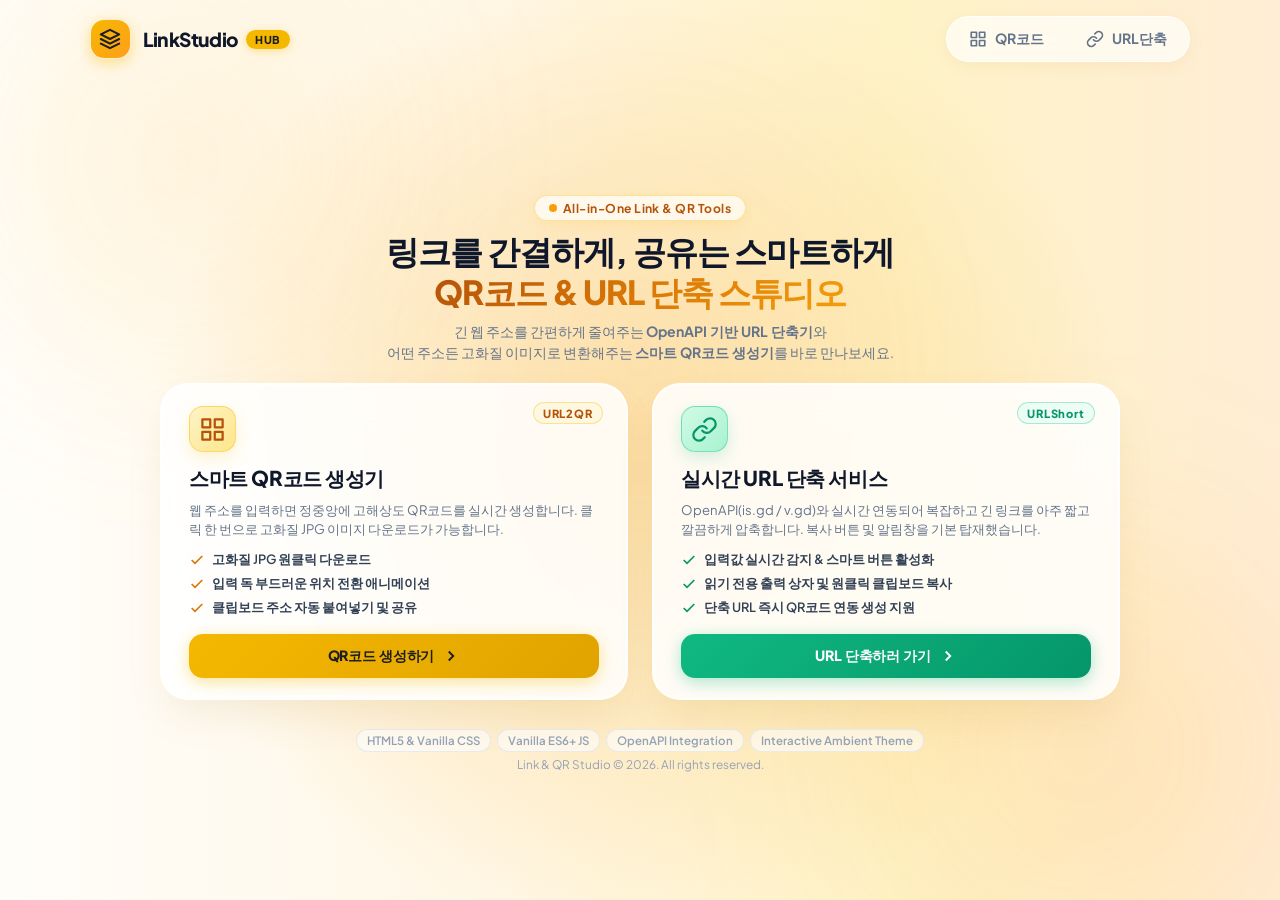
<file: index.html>
<!DOCTYPE html>
<html lang="ko">
<head>
  <meta charset="UTF-8">
  <meta name="viewport" content="width=device-width, initial-scale=1.0">
  <title>Link & QR Studio - QR코드 생성 및 URL 단축 통합 서비스</title>
  <meta name="description" content="고해상도 QR코드 생성과 스마트한 실시간 URL 단축을 한곳에서 경험하세요. 스마트 링크 올인원 웹 스튜디오.">
  <link rel="preconnect" href="https://fonts.googleapis.com">
  <link rel="preconnect" href="https://fonts.gstatic.com" crossorigin>
  <link href="https://fonts.googleapis.com/css2?family=Plus+Jakarta+Sans:wght@400;500;600;700;800&family=Pretendard:wght@400;500;600;700;800&display=swap" rel="stylesheet">
  <link rel="stylesheet" href="style.css">
</head>
<body>
  <!-- 배경 앰비언트 글로우 장식 -->
  <div class="ambient-glow glow-1"></div>
  <div class="ambient-glow glow-2"></div>
  <div class="ambient-glow glow-3"></div>

  <!-- 상단 네비게이션 헤더 -->
  <header class="app-header">
    <div class="header-inner">
      <a href="index.html" class="logo-link" title="메인 허브 홈">
        <div class="logo-icon-badge">
          <svg width="22" height="22" viewBox="0 0 24 24" fill="none" stroke="currentColor" stroke-width="2.3" stroke-linecap="round" stroke-linejoin="round">
            <polygon points="12 2 2 7 12 12 22 7 12 2"></polygon>
            <polyline points="2 17 12 22 22 17"></polyline>
            <polyline points="2 12 12 17 22 12"></polyline>
          </svg>
        </div>
        <span class="logo-text">LinkStudio <span class="logo-badge">HUB</span></span>
      </a>

      <!-- 1번 & 2번 요구사항: 'QR코드' 버튼과 'URL단축' 버튼 -->
      <nav class="nav-button-group" aria-label="메인 기능 바로가기">
        <a href="url2qr/index.html" class="nav-tab-btn" id="nav-btn-qr" title="QR코드 생성기로 이동">
          <svg width="18" height="18" viewBox="0 0 24 24" fill="none" stroke="currentColor" stroke-width="2.2" stroke-linecap="round" stroke-linejoin="round">
            <rect x="3" y="3" width="7" height="7"></rect>
            <rect x="14" y="3" width="7" height="7"></rect>
            <rect x="14" y="14" width="7" height="7"></rect>
            <rect x="3" y="14" width="7" height="7"></rect>
          </svg>
          <span>QR코드</span>
        </a>
        <a href="urlShort/index.html" class="nav-tab-btn" id="nav-btn-short" title="URL단축 서비스로 이동">
          <svg width="18" height="18" viewBox="0 0 24 24" fill="none" stroke="currentColor" stroke-width="2.2" stroke-linecap="round" stroke-linejoin="round">
            <path d="M10 13a5 5 0 0 0 7.54.54l3-3a5 5 0 0 0-7.07-7.07l-1.72 1.71"></path>
            <path d="M14 11a5 5 0 0 0-7.54-.54l-3 3a5 5 0 0 0 7.07 7.07l1.71-1.71"></path>
          </svg>
          <span>URL단축</span>
        </a>
      </nav>
    </div>
  </header>

  <!-- 메인 뷰포트 컨테이너 -->
  <main class="main-container">
    <div class="hub-hero">
      
      <!-- 인트로 타이틀 -->
      <div class="hero-header">
        <div class="pill-tag">
          <span class="pill-pulse"></span>
          <span>All-in-One Link & QR Tools</span>
        </div>
        <h1 class="hero-title">
          링크를 간결하게, 공유는 스마트하게<br>
          <span class="highlight-text">QR코드 & URL 단축 스튜디오</span>
        </h1>
        <p class="hero-desc">
          긴 웹 주소를 간편하게 줄여주는 <strong>OpenAPI 기반 URL 단축기</strong>와<br>
          어떤 주소든 고화질 이미지로 변환해주는 <strong>스마트 QR코드 생성기</strong>를 바로 만나보세요.
        </p>
      </div>

      <!-- 메인 서비스 선택 카드 그리드 (1번, 2번, 3번 연결) -->
      <div class="feature-grid">

        <!-- 카드 1: QR코드 생성기 -->
        <article class="feature-card qr-feature">
          <div class="card-badge">URL2QR</div>
          <div class="card-icon-box">
            <svg width="34" height="34" viewBox="0 0 24 24" fill="none" stroke="currentColor" stroke-width="2" stroke-linecap="round" stroke-linejoin="round">
              <rect x="3" y="3" width="7" height="7"></rect>
              <rect x="14" y="3" width="7" height="7"></rect>
              <rect x="14" y="14" width="7" height="7"></rect>
              <rect x="3" y="14" width="7" height="7"></rect>
            </svg>
          </div>
          <h2 class="card-title">스마트 QR코드 생성기</h2>
          <p class="card-desc">
            웹 주소를 입력하면 정중앙에 고해상도 QR코드를 실시간 생성합니다. 클릭 한 번으로 고화질 JPG 이미지 다운로드가 가능합니다.
          </p>
          <ul class="card-feature-list">
            <li>
              <svg width="16" height="16" viewBox="0 0 24 24" fill="none" stroke="currentColor" stroke-width="2.5"><polyline points="20 6 9 17 4 12"></polyline></svg>
              <span>고화질 JPG 원클릭 다운로드</span>
            </li>
            <li>
              <svg width="16" height="16" viewBox="0 0 24 24" fill="none" stroke="currentColor" stroke-width="2.5"><polyline points="20 6 9 17 4 12"></polyline></svg>
              <span>입력 독 부드러운 위치 전환 애니메이션</span>
            </li>
            <li>
              <svg width="16" height="16" viewBox="0 0 24 24" fill="none" stroke="currentColor" stroke-width="2.5"><polyline points="20 6 9 17 4 12"></polyline></svg>
              <span>클립보드 주소 자동 붙여넣기 및 공유</span>
            </li>
          </ul>
          <a href="url2qr/index.html" class="feature-action-btn primary-gold" id="btn-goto-qr">
            <span>QR코드 생성하기</span>
            <svg width="18" height="18" viewBox="0 0 24 24" fill="none" stroke="currentColor" stroke-width="2.5"><polyline points="9 18 15 12 9 6"></polyline></svg>
          </a>
        </article>

        <!-- 카드 2: URL 단축기 -->
        <article class="feature-card short-feature">
          <div class="card-badge green-badge">URLShort</div>
          <div class="card-icon-box green-icon">
            <svg width="34" height="34" viewBox="0 0 24 24" fill="none" stroke="currentColor" stroke-width="2" stroke-linecap="round" stroke-linejoin="round">
              <path d="M10 13a5 5 0 0 0 7.54.54l3-3a5 5 0 0 0-7.07-7.07l-1.72 1.71"></path>
              <path d="M14 11a5 5 0 0 0-7.54-.54l-3 3a5 5 0 0 0 7.07 7.07l1.71-1.71"></path>
            </svg>
          </div>
          <h2 class="card-title">실시간 URL 단축 서비스</h2>
          <p class="card-desc">
            OpenAPI(is.gd / v.gd)와 실시간 연동되어 복잡하고 긴 링크를 아주 짧고 깔끔하게 압축합니다. 복사 버튼 및 알림창을 기본 탑재했습니다.
          </p>
          <ul class="card-feature-list">
            <li>
              <svg width="16" height="16" viewBox="0 0 24 24" fill="none" stroke="currentColor" stroke-width="2.5"><polyline points="20 6 9 17 4 12"></polyline></svg>
              <span>입력값 실시간 감지 & 스마트 버튼 활성화</span>
            </li>
            <li>
              <svg width="16" height="16" viewBox="0 0 24 24" fill="none" stroke="currentColor" stroke-width="2.5"><polyline points="20 6 9 17 4 12"></polyline></svg>
              <span>읽기 전용 출력 상자 및 원클릭 클립보드 복사</span>
            </li>
            <li>
              <svg width="16" height="16" viewBox="0 0 24 24" fill="none" stroke="currentColor" stroke-width="2.5"><polyline points="20 6 9 17 4 12"></polyline></svg>
              <span>단축 URL 즉시 QR코드 연동 생성 지원</span>
            </li>
          </ul>
          <a href="urlShort/index.html" class="feature-action-btn primary-green" id="btn-goto-short">
            <span>URL 단축하러 가기</span>
            <svg width="18" height="18" viewBox="0 0 24 24" fill="none" stroke="currentColor" stroke-width="2.5"><polyline points="9 18 15 12 9 6"></polyline></svg>
          </a>
        </article>

      </div>

      <!-- 하단 기술 정보 뱃지 바 -->
      <footer class="hub-footer">
        <div class="tech-tag-group">
          <span class="tech-tag">HTML5 & Vanilla CSS</span>
          <span class="tech-tag">Vanilla ES6+ JS</span>
          <span class="tech-tag">OpenAPI Integration</span>
          <span class="tech-tag">Interactive Ambient Theme</span>
        </div>
        <p class="copyright">Link & QR Studio &copy; 2026. All rights reserved.</p>
      </footer>

    </div>
  </main>

  <script>
    // 마우스 반응형 다이내믹 그라데이션 일관성 적용
    let targetX = window.innerWidth / 2;
    let targetY = window.innerHeight / 2;
    let currentX = targetX;
    let currentY = targetY;

    window.addEventListener('mousemove', (e) => {
      targetX = e.clientX;
      targetY = e.clientY;
    });

    function updateGradient() {
      currentX += (targetX - currentX) * 0.08;
      currentY += (targetY - currentY) * 0.08;
      const width = window.innerWidth || 1920;
      const height = window.innerHeight || 1080;
      const normX = Math.max(0, Math.min(1, currentX / width));
      const normY = Math.max(0, Math.min(1, currentY / height));

      const centerX = width / 2;
      const centerY = height / 2;
      const rad = Math.atan2(currentY - centerY, currentX - centerX);
      let deg = Math.round(rad * (180 / Math.PI)) + 90;
      if (deg < 0) deg += 360;

      const hue1 = Math.round(36 + (normX * 18 - 9) + (normY * 10));
      const hue2 = Math.round(20 + (normY * 20) + (normX * 12));

      const rootStyle = document.documentElement.style;
      rootStyle.setProperty('--mouse-x', `${currentX.toFixed(1)}px`);
      rootStyle.setProperty('--mouse-y', `${currentY.toFixed(1)}px`);
      rootStyle.setProperty('--mouse-deg', `${deg}deg`);
      rootStyle.setProperty('--dynamic-accent-1', `hsla(${hue1}, 96%, 74%, 0.45)`);
      rootStyle.setProperty('--dynamic-accent-2', `hsla(${hue2}, 92%, 82%, 0.4)`);

      requestAnimationFrame(updateGradient);
    }
    requestAnimationFrame(updateGradient);
  </script>
</body>
</html>
</file>
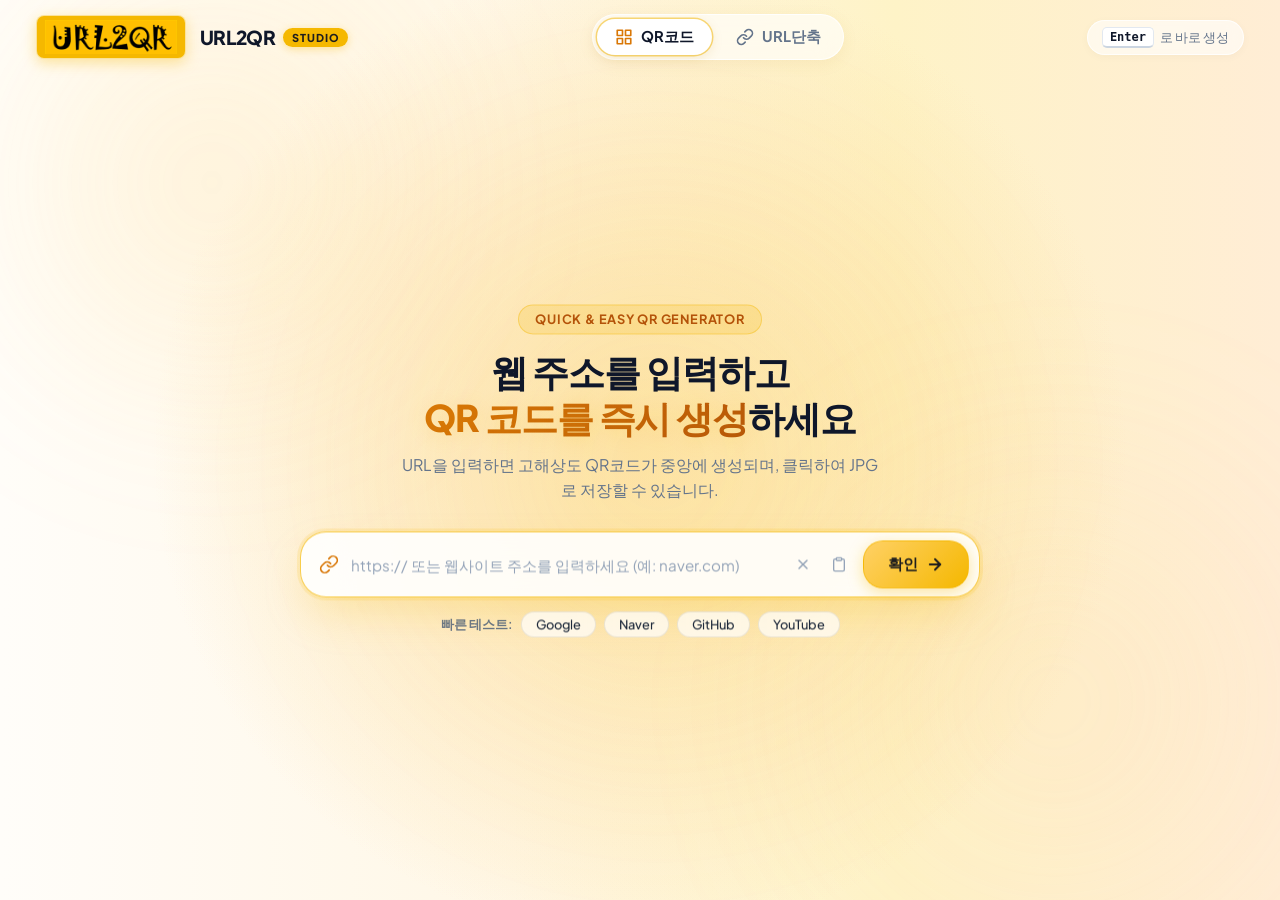
<file: url2qr/index.html>
<!DOCTYPE html>
<html lang="ko">
<head>
  <meta charset="UTF-8">
  <meta name="viewport" content="width=device-width, initial-scale=1.0">
  <title>URL2QR - 스마트 QR 코드 생성기</title>
  <meta name="description" content="URL을 입력하여 언제 어디서나 고화질 QR코드를 손쉽게 생성하고 JPG로 바로 다운로드하세요.">
  <link rel="preconnect" href="https://fonts.googleapis.com">
  <link rel="preconnect" href="https://fonts.gstatic.com" crossorigin>
  <link href="https://fonts.googleapis.com/css2?family=Plus+Jakarta+Sans:wght@400;500;600;700;800&family=Pretendard:wght@400;500;600;700;800&display=swap" rel="stylesheet">
  <link rel="stylesheet" href="style.css">
</head>
<body>
  <!-- 배경 앰비언트 글로우 장식 -->
  <div class="ambient-glow glow-1"></div>
  <div class="ambient-glow glow-2"></div>
  <div class="ambient-glow glow-3"></div>

  <!-- 상단 네비게이션 헤더 -->
  <header class="app-header">
    <div class="header-inner">
      <a href="../index.html" class="logo-link" id="logo-btn" title="메인 홈으로 이동">
        <img src="img/logo.png" alt="URL2QR 로고" class="logo-image" id="logo-img">
        <span class="logo-text">URL2QR <span class="logo-badge">STUDIO</span></span>
      </a>

      <!-- 글로벌 서비스 전환 네비게이션 탭 -->
      <nav class="nav-button-group" aria-label="서비스 전환 메뉴">
        <a href="index.html" class="nav-tab-btn active" id="nav-btn-qr" title="현재 서비스: QR코드 생성">
          <svg width="18" height="18" viewBox="0 0 24 24" fill="none" stroke="currentColor" stroke-width="2.2" stroke-linecap="round" stroke-linejoin="round">
            <rect x="3" y="3" width="7" height="7"></rect>
            <rect x="14" y="3" width="7" height="7"></rect>
            <rect x="14" y="14" width="7" height="7"></rect>
            <rect x="3" y="14" width="7" height="7"></rect>
          </svg>
          <span>QR코드</span>
        </a>
        <a href="../urlShort/index.html" class="nav-tab-btn" id="nav-btn-short" title="URL단축 서비스로 이동">
          <svg width="18" height="18" viewBox="0 0 24 24" fill="none" stroke="currentColor" stroke-width="2.2" stroke-linecap="round" stroke-linejoin="round">
            <path d="M10 13a5 5 0 0 0 7.54.54l3-3a5 5 0 0 0-7.07-7.07l-1.72 1.71"></path>
            <path d="M14 11a5 5 0 0 0-7.54-.54l-3 3a5 5 0 0 0 7.07 7.07l1.71-1.71"></path>
          </svg>
          <span>URL단축</span>
        </a>
      </nav>

      <div class="header-right">
        <span class="shortcut-tip"><kbd>Enter</kbd> 로 바로 생성</span>
      </div>
    </div>
  </header>

  <!-- 메인 인터랙션 뷰포트 -->
  <main class="main-container">
    <!-- QR 코드 결과 영역 (URL 생성 전에는 숨김, 생성 후 정중앙에 배치) -->
    <section class="qr-result-section" id="qr-result-section" aria-live="polite">
      <div class="qr-card-wrapper">
        <div class="qr-notice-badge">
          <svg width="16" height="16" viewBox="0 0 24 24" fill="none" stroke="currentColor" stroke-width="2.2" stroke-linecap="round" stroke-linejoin="round">
            <circle cx="12" cy="12" r="10"></circle>
            <line x1="12" y1="16" x2="12" y2="12"></line>
            <line x1="12" y1="8" x2="12.01" y2="8"></line>
          </svg>
          <span>QR코드를 클릭하면 <strong>JPG 파일</strong>로 다운로드됩니다</span>
        </div>

        <!-- 클릭 가능한 QR 코드 카드 -->
        <div class="qr-card" id="qr-card" role="button" tabindex="0" title="클릭하여 고화질 JPG 다운로드">
          <div class="qr-card-inner">
            <!-- QR 코드가 렌더링될 실제 컨테이너 -->
            <div class="qr-canvas-box" id="qrcode-box"></div>

            <!-- 호버 시 나타나는 다운로드 오버레이 -->
            <div class="qr-hover-overlay">
              <div class="download-icon-circle">
                <svg width="28" height="28" viewBox="0 0 24 24" fill="none" stroke="currentColor" stroke-width="2.5" stroke-linecap="round" stroke-linejoin="round">
                  <path d="M21 15v4a2 2 0 0 1-2 2H5a2 2 0 0 1-2-2v-4"></path>
                  <polyline points="7 10 12 15 17 10"></polyline>
                  <line x1="12" y1="15" x2="12" y2="3"></line>
                </svg>
              </div>
              <span class="overlay-text">JPG 다운로드</span>
              <span class="overlay-subtext">Click to Save</span>
            </div>
          </div>

          <!-- 카드 하단 정보 바 -->
          <div class="qr-meta-bar">
            <div class="qr-url-preview" id="qr-url-text" title="생성된 URL">https://...</div>
          </div>
        </div>

        <!-- 액션 버튼 툴바 (보조 기능) -->
        <div class="qr-actions-toolbar">
          <button type="button" class="action-btn primary-action" id="btn-download-jpg" title="JPG 파일 다운로드">
            <svg width="18" height="18" viewBox="0 0 24 24" fill="none" stroke="currentColor" stroke-width="2.2" stroke-linecap="round" stroke-linejoin="round">
              <path d="M21 15v4a2 2 0 0 1-2 2H5a2 2 0 0 1-2-2v-4"></path>
              <polyline points="7 10 12 15 17 10"></polyline>
              <line x1="12" y1="15" x2="12" y2="3"></line>
            </svg>
            <span>JPG 저장하기</span>
          </button>
          <button type="button" class="action-btn" id="btn-copy-link" title="URL 클립보드 복사">
            <svg width="18" height="18" viewBox="0 0 24 24" fill="none" stroke="currentColor" stroke-width="2" stroke-linecap="round" stroke-linejoin="round">
              <rect x="9" y="9" width="13" height="13" rx="2" ry="2"></rect>
              <path d="M5 15H4a2 2 0 0 1-2-2V4a2 2 0 0 1 2-2h9a2 2 0 0 1 2 2v1"></path>
            </svg>
            <span>URL 복사</span>
          </button>
          <button type="button" class="action-btn" id="btn-visit-url" title="새 창에서 웹사이트 열기">
            <svg width="18" height="18" viewBox="0 0 24 24" fill="none" stroke="currentColor" stroke-width="2" stroke-linecap="round" stroke-linejoin="round">
              <path d="M18 13v6a2 2 0 0 1-2 2H5a2 2 0 0 1-2-2V8a2 2 0 0 1 2-2h6"></path>
              <polyline points="15 3 21 3 21 9"></polyline>
              <line x1="10" y1="14" x2="21" y2="3"></line>
            </svg>
            <span>페이지 열기</span>
          </button>
        </div>
      </div>
    </section>

    <!-- 입력 독 (초기에는 화면 중앙 `is-centered`, 확인 후 화면 하단 `is-bottom`으로 부드럽게 이동) -->
    <div class="input-dock-container is-centered" id="input-dock">
      <div class="dock-inner">
        <!-- 초기 상태일 때 표시되는 인트로 헤더 -->
        <div class="intro-headline" id="intro-headline">
          <div class="pill-tag">Quick & Easy QR Generator</div>
          <h1 class="main-heading">웹 주소를 입력하고<br><span class="highlight-text">QR 코드를 즉시 생성</span>하세요</h1>
          <p class="sub-heading">URL을 입력하면 고해상도 QR코드가 중앙에 생성되며, 클릭하여 JPG로 저장할 수 있습니다.</p>
        </div>

        <!-- 하단으로 이동했을 때 표시되는 미니 라벨 -->
        <div class="dock-mini-label" id="dock-mini-label">
          <span>새로운 URL로 변경하거나 다시 생성할 수 있습니다</span>
        </div>

        <!-- URL 입력 폼 카드 -->
        <form class="url-input-card" id="url-form" onsubmit="return false;">
          <div class="input-prefix-icon">
            <svg width="20" height="20" viewBox="0 0 24 24" fill="none" stroke="currentColor" stroke-width="2" stroke-linecap="round" stroke-linejoin="round">
              <path d="M10 13a5 5 0 0 0 7.54.54l3-3a5 5 0 0 0-7.07-7.07l-1.72 1.71"></path>
              <path d="M14 11a5 5 0 0 0-7.54-.54l-3 3a5 5 0 0 0 7.07 7.07l1.71-1.71"></path>
            </svg>
          </div>

          <div class="input-field-wrapper">
            <input 
              type="text" 
              id="url-input" 
              class="url-input" 
              placeholder="https:// 또는 웹사이트 주소를 입력하세요 (예: naver.com)" 
              autocomplete="off" 
              spellcheck="false"
              required
            >
          </div>

          <!-- 입력 보조 컨트롤: 지우기 & 클립보드 붙여넣기 -->
          <div class="input-tools">
            <button type="button" class="tool-btn" id="btn-clear" title="내용 지우기" aria-label="입력 내용 지우기">
              <svg width="16" height="16" viewBox="0 0 24 24" fill="none" stroke="currentColor" stroke-width="2.2" stroke-linecap="round" stroke-linejoin="round">
                <line x1="18" y1="6" x2="6" y2="18"></line>
                <line x1="6" y1="6" x2="18" y2="18"></line>
              </svg>
            </button>
            <button type="button" class="tool-btn" id="btn-paste" title="클립보드 붙여넣기" aria-label="클립보드 내용 붙여넣기">
              <svg width="16" height="16" viewBox="0 0 24 24" fill="none" stroke="currentColor" stroke-width="2" stroke-linecap="round" stroke-linejoin="round">
                <path d="M16 4h2a2 2 0 0 1 2 2v14a2 2 0 0 1-2 2H6a2 2 0 0 1-2-2V6a2 2 0 0 1 2-2h2"></path>
                <rect x="8" y="2" width="8" height="4" rx="1" ry="1"></rect>
              </svg>
            </button>
          </div>

          <!-- 확인 / 생성 버튼 -->
          <button type="submit" class="submit-btn" id="btn-submit">
            <span class="btn-text">확인</span>
            <svg class="btn-arrow-icon" width="18" height="18" viewBox="0 0 24 24" fill="none" stroke="currentColor" stroke-width="2.5" stroke-linecap="round" stroke-linejoin="round">
              <line x1="5" y1="12" x2="19" y2="12"></line>
              <polyline points="12 5 19 12 12 19"></polyline>
            </svg>
          </button>
        </form>

        <!-- 예시 빠른 추천 URL 태그 (초기 상태에서만 유용) -->
        <div class="quick-samples" id="quick-samples">
          <span class="sample-label">빠른 테스트:</span>
          <button type="button" class="sample-tag" data-url="https://google.com">Google</button>
          <button type="button" class="sample-tag" data-url="https://naver.com">Naver</button>
          <button type="button" class="sample-tag" data-url="https://github.com">GitHub</button>
          <button type="button" class="sample-tag" data-url="https://youtube.com">YouTube</button>
        </div>
      </div>
    </div>
  </main>

  <!-- 하단 토스트 알림 메시지 -->
  <div class="toast-notification" id="toast" role="alert" aria-live="assertive">
    <div class="toast-icon" id="toast-icon">
      <svg width="20" height="20" viewBox="0 0 24 24" fill="none" stroke="currentColor" stroke-width="2.5" stroke-linecap="round" stroke-linejoin="round">
        <polyline points="20 6 9 17 4 12"></polyline>
      </svg>
    </div>
    <span class="toast-message" id="toast-message">고화질 JPG 파일로 다운로드되었습니다!</span>
  </div>

  <!-- QR코드 라이브러리 (로컬) -->
  <script src="qrcode.min.js"></script>
  <!-- 메인 스크립트 -->
  <script src="script.js"></script>
</body>
</html>
</file>
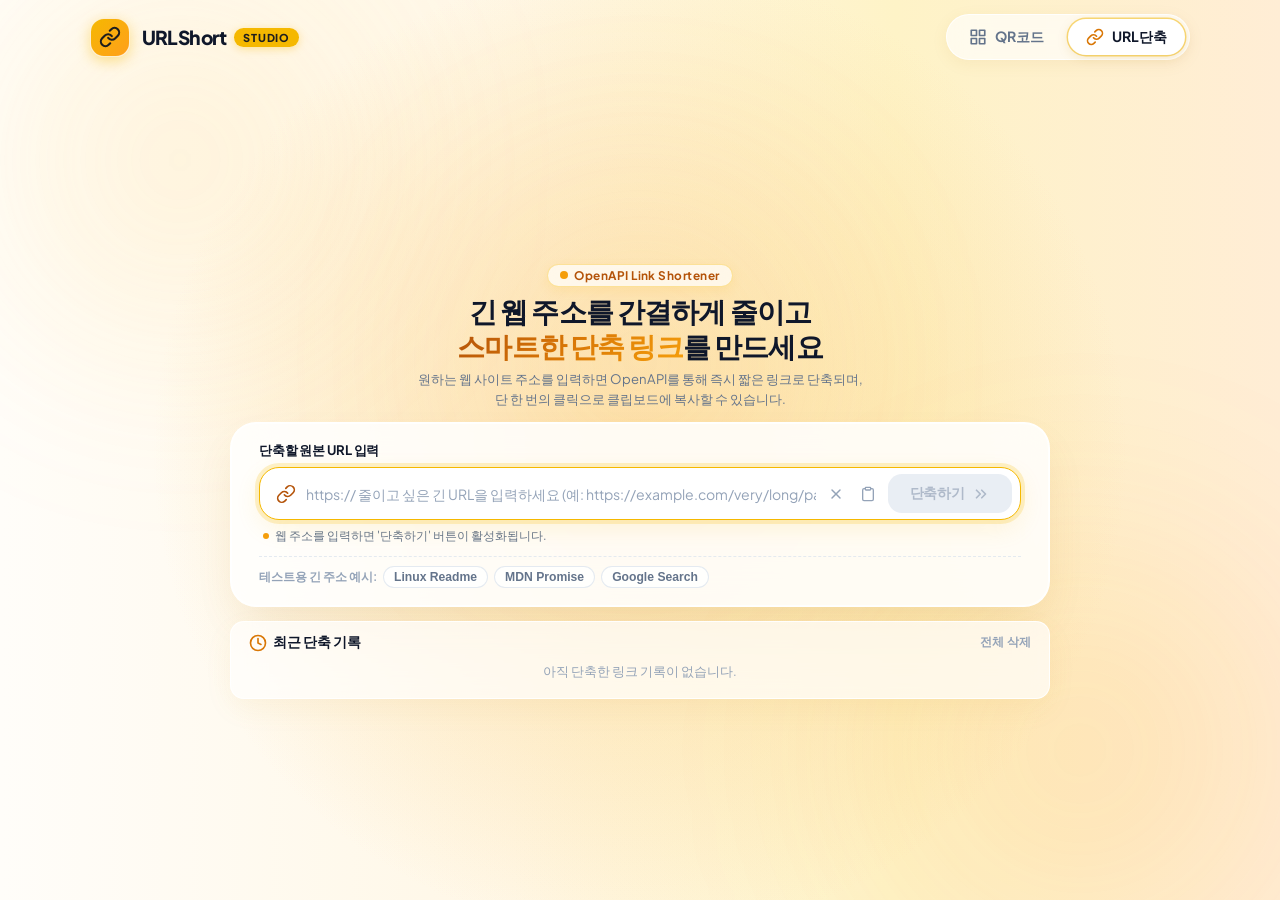
<file: urlShort/index.html>
<!DOCTYPE html>
<html lang="ko">
<head>
  <meta charset="UTF-8">
  <meta name="viewport" content="width=device-width, initial-scale=1.0">
  <title>URLShort - 스마트 URL 단축기</title>
  <meta name="description" content="복잡하고 긴 웹 주소를 깔끔하고 짧은 링크로 단축하세요. OpenAPI 기반 실시간 URL 단축 및 원클릭 복사 지원.">
  <link rel="preconnect" href="https://fonts.googleapis.com">
  <link rel="preconnect" href="https://fonts.gstatic.com" crossorigin>
  <link href="https://fonts.googleapis.com/css2?family=Plus+Jakarta+Sans:wght@400;500;600;700;800&family=Pretendard:wght@400;500;600;700;800&display=swap" rel="stylesheet">
  <link rel="stylesheet" href="style.css">
</head>
<body>
  <!-- 배경 앰비언트 글로우 장식 -->
  <div class="ambient-glow glow-1"></div>
  <div class="ambient-glow glow-2"></div>
  <div class="ambient-glow glow-3"></div>

  <!-- 상단 네비게이션 헤더 -->
  <header class="app-header">
    <div class="header-inner">
      <a href="../index.html" class="logo-link" title="메인 홈으로 이동">
        <div class="logo-icon-badge">
          <svg width="22" height="22" viewBox="0 0 24 24" fill="none" stroke="currentColor" stroke-width="2.3" stroke-linecap="round" stroke-linejoin="round">
            <path d="M10 13a5 5 0 0 0 7.54.54l3-3a5 5 0 0 0-7.07-7.07l-1.72 1.71"></path>
            <path d="M14 11a5 5 0 0 0-7.54-.54l-3 3a5 5 0 0 0 7.07 7.07l1.71-1.71"></path>
          </svg>
        </div>
        <span class="logo-text">URLShort <span class="logo-badge">STUDIO</span></span>
      </a>

      <!-- 글로벌 서비스 전환 네비게이션 탭 -->
      <nav class="nav-button-group" aria-label="서비스 전환 메뉴">
        <a href="../url2qr/index.html" class="nav-tab-btn" id="nav-btn-qr" title="QR코드 생성기로 이동">
          <svg width="18" height="18" viewBox="0 0 24 24" fill="none" stroke="currentColor" stroke-width="2.2" stroke-linecap="round" stroke-linejoin="round">
            <rect x="3" y="3" width="7" height="7"></rect>
            <rect x="14" y="3" width="7" height="7"></rect>
            <rect x="14" y="14" width="7" height="7"></rect>
            <rect x="3" y="14" width="7" height="7"></rect>
          </svg>
          <span>QR코드</span>
        </a>
        <a href="index.html" class="nav-tab-btn active" id="nav-btn-short" title="현재 서비스: URL 단축">
          <svg width="18" height="18" viewBox="0 0 24 24" fill="none" stroke="currentColor" stroke-width="2.2" stroke-linecap="round" stroke-linejoin="round">
            <path d="M10 13a5 5 0 0 0 7.54.54l3-3a5 5 0 0 0-7.07-7.07l-1.72 1.71"></path>
            <path d="M14 11a5 5 0 0 0-7.54-.54l-3 3a5 5 0 0 0 7.07 7.07l1.71-1.71"></path>
          </svg>
          <span>URL단축</span>
        </a>
      </nav>
    </div>
  </header>

  <!-- 메인 뷰포트 컨테이너 -->
  <main class="main-container">
    <div class="shortener-wrapper">
      
      <!-- 인트로 헤드라인 -->
      <div class="intro-headline">
        <div class="pill-tag">
          <span class="pill-pulse"></span>
          <span>OpenAPI Link Shortener</span>
        </div>
        <h1 class="main-heading">
          긴 웹 주소를 간결하게 줄이고<br>
          <span class="highlight-text">스마트한 단축 링크</span>를 만드세요
        </h1>
        <p class="sub-heading">
          원하는 웹 사이트 주소를 입력하면 OpenAPI를 통해 즉시 짧은 링크로 단축되며,<br>
          단 한 번의 클릭으로 클립보드에 복사할 수 있습니다.
        </p>
      </div>

      <!-- URL 입력 및 단축 컨트롤 카드 -->
      <section class="card-glass-panel">
        <form class="shorten-form" id="shorten-form" onsubmit="return false;">
          
          <div class="form-group">
            <label for="url-input" class="input-label">단축할 원본 URL 입력</label>
            <div class="input-box-wrapper">
              <div class="input-icon">
                <svg width="20" height="20" viewBox="0 0 24 24" fill="none" stroke="currentColor" stroke-width="2" stroke-linecap="round" stroke-linejoin="round">
                  <path d="M10 13a5 5 0 0 0 7.54.54l3-3a5 5 0 0 0-7.07-7.07l-1.72 1.71"></path>
                  <path d="M14 11a5 5 0 0 0-7.54-.54l-3 3a5 5 0 0 0 7.07 7.07l1.71-1.71"></path>
                </svg>
              </div>

              <!-- 3-1: URL 입력창 -->
              <input 
                type="text" 
                id="url-input" 
                class="url-input-field" 
                placeholder="https:// 줄이고 싶은 긴 URL을 입력하세요 (예: https://example.com/very/long/path)" 
                autocomplete="off" 
                spellcheck="false"
              >

              <!-- 입력 제어 도구 (지우기 / 붙여넣기) -->
              <div class="input-tools">
                <button type="button" class="tool-btn" id="btn-clear" title="내용 지우기" aria-label="입력 내용 지우기">
                  <svg width="16" height="16" viewBox="0 0 24 24" fill="none" stroke="currentColor" stroke-width="2.2" stroke-linecap="round" stroke-linejoin="round">
                    <line x1="18" y1="6" x2="6" y2="18"></line>
                    <line x1="6" y1="6" x2="18" y2="18"></line>
                  </svg>
                </button>
                <button type="button" class="tool-btn" id="btn-paste" title="클립보드 붙여넣기" aria-label="클립보드 내용 붙여넣기">
                  <svg width="16" height="16" viewBox="0 0 24 24" fill="none" stroke="currentColor" stroke-width="2" stroke-linecap="round" stroke-linejoin="round">
                    <path d="M16 4h2a2 2 0 0 1 2 2v14a2 2 0 0 1-2 2H6a2 2 0 0 1-2-2V6a2 2 0 0 1 2-2h2"></path>
                    <rect x="8" y="2" width="8" height="4" rx="1" ry="1"></rect>
                  </svg>
                </button>
              </div>

              <!-- 3-1 & 3-2: 단축하기 버튼 (입력 필드가 비어있으면 disabled) -->
              <button type="submit" class="shorten-submit-btn" id="btn-shorten" disabled title="단축할 URL을 먼저 입력해주세요">
                <span class="btn-spinner" id="btn-spinner" aria-hidden="true"></span>
                <span class="btn-text" id="btn-text">단축하기</span>
                <svg class="btn-icon" width="18" height="18" viewBox="0 0 24 24" fill="none" stroke="currentColor" stroke-width="2.3" stroke-linecap="round" stroke-linejoin="round">
                  <polyline points="13 17 18 12 13 7"></polyline>
                  <polyline points="6 17 11 12 6 7"></polyline>
                </svg>
              </button>
            </div>
            
            <p class="field-hint" id="field-hint">
              <span class="hint-dot"></span>
              웹 주소를 입력하면 '단축하기' 버튼이 활성화됩니다.
            </p>
          </div>

          <!-- 3-1 & 3-3: 읽기 전용 출력 상자 및 복사 섹션 -->
          <div class="result-container" id="result-container">
            <div class="divider-line">
              <span class="divider-badge">단축 결과</span>
            </div>

            <div class="form-group">
              <div class="result-header">
                <label for="output-url" class="input-label">생성된 단축 URL (읽기 전용)</label>
                <span class="status-indicator" id="status-indicator">
                  <span class="status-dot"></span>
                  <span id="status-text">단축 완료</span>
                </span>
              </div>

              <div class="output-box-wrapper">
                <div class="output-icon">
                  <svg width="20" height="20" viewBox="0 0 24 24" fill="none" stroke="currentColor" stroke-width="2.2" stroke-linecap="round" stroke-linejoin="round">
                    <polyline points="20 6 9 17 4 12"></polyline>
                  </svg>
                </div>

                <!-- 3-1: 읽기 전용 출력 상자 -->
                <input 
                  type="text" 
                  id="output-url" 
                  class="url-output-field" 
                  readonly 
                  placeholder="단축하기를 누르면 이곳에 결과 URL이 표시됩니다"
                  title="단축된 URL (읽기 전용)"
                >

                <!-- 3-4: 복사 버튼 -->
                <button type="button" class="copy-action-btn" id="btn-copy" title="단축 URL 클립보드 복사">
                  <svg width="18" height="18" viewBox="0 0 24 24" fill="none" stroke="currentColor" stroke-width="2.2" stroke-linecap="round" stroke-linejoin="round">
                    <rect x="9" y="9" width="13" height="13" rx="2" ry="2"></rect>
                    <path d="M5 15H4a2 2 0 0 1-2-2V4a2 2 0 0 1 2-2h9a2 2 0 0 1 2 2v1"></path>
                  </svg>
                  <span>복사</span>
                </button>
              </div>

              <!-- 보조 액션 버튼들 (페이지 열기, QR코드 생성 연동) -->
              <div class="result-actions" id="result-actions">
                <button type="button" class="secondary-btn" id="btn-visit-short" title="새 창에서 단축 링크 열기">
                  <svg width="16" height="16" viewBox="0 0 24 24" fill="none" stroke="currentColor" stroke-width="2.2" stroke-linecap="round" stroke-linejoin="round">
                    <path d="M18 13v6a2 2 0 0 1-2 2H5a2 2 0 0 1-2-2V8a2 2 0 0 1 2-2h6"></path>
                    <polyline points="15 3 21 3 21 9"></polyline>
                    <line x1="10" y1="14" x2="21" y2="3"></line>
                  </svg>
                  <span>링크 열기</span>
                </button>
                <button type="button" class="secondary-btn highlight-secondary" id="btn-create-qr" title="단축 URL로 QR코드 즉시 생성">
                  <svg width="16" height="16" viewBox="0 0 24 24" fill="none" stroke="currentColor" stroke-width="2.2" stroke-linecap="round" stroke-linejoin="round">
                    <rect x="3" y="3" width="7" height="7"></rect>
                    <rect x="14" y="3" width="7" height="7"></rect>
                    <rect x="14" y="14" width="7" height="7"></rect>
                    <rect x="3" y="14" width="7" height="7"></rect>
                  </svg>
                  <span>QR코드로 변환하기</span>
                </button>
              </div>
            </div>
          </div>

        </form>

        <!-- 빠른 테스트 예시 샘플 -->
        <div class="quick-samples" id="quick-samples">
          <span class="sample-label">테스트용 긴 주소 예시:</span>
          <button type="button" class="sample-tag" data-url="https://github.com/torvalds/linux/blob/master/README">Linux Readme</button>
          <button type="button" class="sample-tag" data-url="https://developer.mozilla.org/ko/docs/Web/JavaScript/Reference/Global_Objects/Promise">MDN Promise</button>
          <button type="button" class="sample-tag" data-url="https://www.google.com/search?q=open+api+url+shortener">Google Search</button>
        </div>
      </section>

      <!-- 최근 단축 기록 섹션 -->
      <section class="history-section" id="history-section">
        <div class="history-header">
          <div class="history-title">
            <svg width="18" height="18" viewBox="0 0 24 24" fill="none" stroke="currentColor" stroke-width="2.2" stroke-linecap="round" stroke-linejoin="round">
              <circle cx="12" cy="12" r="10"></circle>
              <polyline points="12 6 12 12 16 14"></polyline>
            </svg>
            <span>최근 단축 기록</span>
          </div>
          <button type="button" class="history-clear-btn" id="btn-clear-history" title="기록 지우기">전체 삭제</button>
        </div>
        <div class="history-list" id="history-list">
          <div class="history-empty">아직 단축한 링크 기록이 없습니다.</div>
        </div>
      </section>

    </div>
  </main>

  <!-- 3-4: '복사하였습니다' 토스트 알림창 -->
  <div class="toast-notification" id="toast" role="alert" aria-live="assertive">
    <div class="toast-icon" id="toast-icon">
      <svg width="20" height="20" viewBox="0 0 24 24" fill="none" stroke="currentColor" stroke-width="2.6" stroke-linecap="round" stroke-linejoin="round">
        <polyline points="20 6 9 17 4 12"></polyline>
      </svg>
    </div>
    <span class="toast-message" id="toast-message">복사하였습니다</span>
  </div>

  <script src="script.js"></script>
</body>
</html>
</file>
<file: style.css>
/* ==========================================================================
   Link & QR Studio - Root Hub Theme
   글래스모피즘 & 웜 앰버 골드 테마 디자인 시스템
   ========================================================================== */

:root {
  --mouse-x: 50%;
  --mouse-y: 50%;
  --mouse-deg: 135deg;
  --dynamic-accent-1: #ffd166;
  --dynamic-accent-2: #ff9f1c;

  --color-primary: #f5b800;
  --color-primary-hover: #e0a300;
  --color-primary-light: #fff8e1;

  --color-accent-green: #10b981;
  --color-accent-green-hover: #059669;

  --color-bg-base: #fbf9f4;
  --color-bg-card: rgba(255, 255, 255, 0.85);
  --color-bg-card-border: rgba(255, 255, 255, 0.95);

  --color-text-main: #1e293b;
  --color-text-muted: #64748b;
  --color-text-subtle: #94a3b8;
  --color-text-dark: #0f172a;

  --radius-sm: 8px;
  --radius-md: 14px;
  --radius-lg: 20px;
  --radius-xl: 28px;
  --radius-full: 9999px;

  --shadow-subtle: 0 4px 18px -2px rgba(180, 130, 20, 0.08);
  --shadow-card: 0 20px 45px -10px rgba(160, 110, 10, 0.12), 0 0 0 1px rgba(255, 255, 255, 0.8) inset;
  --shadow-hover: 0 25px 50px -10px rgba(245, 184, 0, 0.28), 0 0 0 1.5px rgba(245, 184, 0, 0.4);

  --font-sans: 'Pretendard', 'Plus Jakarta Sans', -apple-system, BlinkMacSystemFont, 'Segoe UI', Roboto, sans-serif;
}

*, *::before, *::after {
  margin: 0;
  padding: 0;
  box-sizing: border-box;
}

html, body {
  width: 100%;
  height: 100%;
  overflow-x: hidden;
  overflow-y: hidden;
  font-family: var(--font-sans);
  color: var(--color-text-main);
  background-color: var(--color-bg-base);
  -webkit-font-smoothing: antialiased;
}

body {
  position: relative;
  height: 100vh;
  max-height: 100vh;
  overflow: hidden;
  display: flex;
  flex-direction: column;
  justify-content: space-between;
  background: 
    radial-gradient(circle 650px at var(--mouse-x) var(--mouse-y), var(--dynamic-accent-1) 0%, transparent 75%),
    radial-gradient(circle 700px at calc(100% - var(--mouse-x)) calc(100% - var(--mouse-y)), var(--dynamic-accent-2) 0%, transparent 70%),
    linear-gradient(var(--mouse-deg), #fffdf9 0%, #fff7e6 40%, #fef3c7 70%, #ffedd5 100%);
  background-attachment: fixed;
  transition: background 0.15s ease-out;
}

/* 앰비언트 글로우 */
.ambient-glow {
  position: fixed;
  border-radius: 50%;
  filter: blur(100px);
  pointer-events: none;
  z-index: 0;
  opacity: 0.55;
}

.glow-1 {
  width: 520px;
  height: 520px;
  background: radial-gradient(circle, rgba(255, 209, 102, 0.45) 0%, transparent 70%);
  top: -100px;
  left: -80px;
}

.glow-2 {
  width: 600px;
  height: 600px;
  background: radial-gradient(circle, rgba(255, 159, 28, 0.35) 0%, transparent 70%);
  bottom: -150px;
  right: -100px;
}

.glow-3 {
  width: 450px;
  height: 450px;
  background: radial-gradient(circle, rgba(254, 215, 170, 0.5) 0%, transparent 70%);
  top: 40%;
  left: 50%;
  transform: translate(-50%, -50%);
}

/* 상단 헤더 */
.app-header {
  position: relative;
  z-index: 50;
  width: 100%;
  padding: clamp(10px, 1.8vh, 16px) clamp(20px, 3vw, 36px);
  flex-shrink: 0;
}

.header-inner {
  max-width: 1100px;
  margin: 0 auto;
  display: flex;
  align-items: center;
  justify-content: space-between;
  gap: 16px;
}

.logo-link {
  display: flex;
  align-items: center;
  gap: 12px;
  text-decoration: none;
  color: inherit;
  transition: transform 0.25s ease;
}

.logo-link:hover {
  transform: translateY(-1px) scale(1.02);
}

.logo-icon-badge {
  width: clamp(38px, 4.5vh, 44px);
  height: clamp(38px, 4.5vh, 44px);
  border-radius: var(--radius-md);
  background: linear-gradient(135deg, #f5b800 0%, #ff9f1c 100%);
  display: flex;
  align-items: center;
  justify-content: center;
  color: #1e1e1e;
  box-shadow: 0 4px 14px rgba(245, 184, 0, 0.4);
  border: 1px solid rgba(255, 255, 255, 0.8);
}

.logo-text {
  font-size: clamp(1.1rem, 1.5vw, 1.25rem);
  font-weight: 800;
  letter-spacing: -0.03em;
  color: var(--color-text-dark);
  display: flex;
  align-items: center;
  gap: 8px;
}

.logo-badge {
  font-size: 0.68rem;
  font-weight: 800;
  letter-spacing: 0.08em;
  padding: 3px 9px;
  border-radius: var(--radius-full);
  background: #f5b800;
  color: #1e1e1e;
  box-shadow: 0 2px 8px rgba(245, 184, 0, 0.35);
}

/* 네비게이션 버튼 그룹 (요구사항 1 & 2) */
.nav-button-group {
  display: flex;
  align-items: center;
  gap: 6px;
  padding: 4px;
  background: rgba(255, 255, 255, 0.65);
  backdrop-filter: blur(12px);
  -webkit-backdrop-filter: blur(12px);
  border-radius: var(--radius-full);
  border: 1px solid rgba(255, 255, 255, 0.85);
  box-shadow: 0 4px 16px rgba(180, 130, 20, 0.08);
}

.nav-tab-btn {
  display: inline-flex;
  align-items: center;
  gap: 8px;
  padding: clamp(6px, 1vh, 8px) clamp(12px, 1.5vw, 18px);
  border-radius: var(--radius-full);
  text-decoration: none;
  font-size: 0.88rem;
  font-weight: 700;
  color: var(--color-text-muted);
  transition: all 0.25s ease;
}

.nav-tab-btn:hover {
  color: var(--color-text-dark);
  background: rgba(255, 255, 255, 0.8);
  transform: translateY(-1px);
}

/* 메인 뷰포트 레이아웃 */
.main-container {
  position: relative;
  z-index: 10;
  flex: 1;
  display: flex;
  justify-content: center;
  align-items: center;
  padding: 0 clamp(16px, 2vw, 24px);
  min-height: 0;
  overflow: hidden;
}

.hub-hero {
  width: 100%;
  max-width: 960px;
  display: flex;
  flex-direction: column;
  gap: clamp(12px, 2.2vh, 22px);
  margin: auto 0;
}

.hero-header {
  text-align: center;
}

.pill-tag {
  display: inline-flex;
  align-items: center;
  gap: 6px;
  padding: 4px 14px;
  background: rgba(255, 255, 255, 0.7);
  backdrop-filter: blur(10px);
  border: 1px solid rgba(245, 184, 0, 0.35);
  border-radius: var(--radius-full);
  font-size: 0.76rem;
  font-weight: 700;
  color: #b45309;
  letter-spacing: 0.04em;
  margin-bottom: clamp(6px, 1vh, 10px);
  box-shadow: 0 4px 12px rgba(245, 184, 0, 0.12);
}

.pill-pulse {
  width: 8px;
  height: 8px;
  border-radius: 50%;
  background: #f59e0b;
  box-shadow: 0 0 0 0 rgba(245, 158, 11, 0.7);
  animation: pulse-ring 1.8s infinite;
}

@keyframes pulse-ring {
  0% { box-shadow: 0 0 0 0 rgba(245, 158, 11, 0.7); }
  70% { box-shadow: 0 0 0 8px rgba(245, 158, 11, 0); }
  100% { box-shadow: 0 0 0 0 rgba(245, 158, 11, 0); }
}

.hero-title {
  font-size: clamp(1.5rem, 2.6vw, 2.1rem);
  font-weight: 800;
  line-height: 1.25;
  letter-spacing: -0.03em;
  color: var(--color-text-dark);
  margin-bottom: clamp(6px, 0.9vh, 10px);
}

.highlight-text {
  background: linear-gradient(135deg, #b45309 0%, #d97706 50%, #f59e0b 100%);
  -webkit-background-clip: text;
  -webkit-text-fill-color: transparent;
}

.hero-desc {
  font-size: clamp(0.84rem, 1.1vw, 0.95rem);
  color: var(--color-text-muted);
  line-height: 1.5;
}

/* 카드 그리드 */
.feature-grid {
  display: grid;
  grid-template-columns: repeat(2, 1fr);
  gap: clamp(14px, 2vw, 24px);
}

.feature-card {
  position: relative;
  background: var(--color-bg-card);
  backdrop-filter: blur(20px);
  -webkit-backdrop-filter: blur(20px);
  border: 1.5px solid var(--color-bg-card-border);
  border-radius: var(--radius-xl);
  padding: clamp(18px, 2.4vh, 26px) clamp(20px, 2.4vw, 28px);
  box-shadow: var(--shadow-card);
  display: flex;
  flex-direction: column;
  transition: all 0.35s cubic-bezier(0.16, 1, 0.3, 1);
}

.feature-card:hover {
  transform: translateY(-4px);
  box-shadow: 0 24px 48px -12px rgba(180, 130, 20, 0.22), 0 0 0 1px rgba(255, 255, 255, 0.95) inset;
}

.card-badge {
  position: absolute;
  top: clamp(14px, 2vh, 20px);
  right: clamp(16px, 2vw, 24px);
  font-size: 0.7rem;
  font-weight: 800;
  letter-spacing: 0.08em;
  padding: 3px 9px;
  border-radius: var(--radius-full);
  background: #fff8e1;
  color: #b45309;
  border: 1px solid rgba(245, 184, 0, 0.35);
}

.card-badge.green-badge {
  background: #ecfdf5;
  color: #059669;
  border-color: rgba(16, 185, 129, 0.3);
}

.card-icon-box {
  width: clamp(44px, 5.2vh, 56px);
  height: clamp(44px, 5.2vh, 56px);
  border-radius: var(--radius-md);
  background: linear-gradient(135deg, #fef3c7 0%, #fde68a 100%);
  color: #b45309;
  display: flex;
  align-items: center;
  justify-content: center;
  margin-bottom: clamp(10px, 1.4vh, 16px);
  border: 1px solid rgba(245, 184, 0, 0.4);
  box-shadow: 0 6px 16px rgba(245, 184, 0, 0.18);
}

.card-icon-box svg {
  width: clamp(24px, 3vh, 30px);
  height: clamp(24px, 3vh, 30px);
}

.card-icon-box.green-icon {
  background: linear-gradient(135deg, #d1fae5 0%, #a7f3d0 100%);
  color: #059669;
  border-color: rgba(16, 185, 129, 0.4);
  box-shadow: 0 6px 16px rgba(16, 185, 129, 0.18);
}

.card-title {
  font-size: clamp(1.15rem, 1.6vw, 1.35rem);
  font-weight: 800;
  color: var(--color-text-dark);
  letter-spacing: -0.02em;
  margin-bottom: clamp(4px, 0.8vh, 8px);
}

.card-desc {
  font-size: clamp(0.82rem, 1vw, 0.88rem);
  color: var(--color-text-muted);
  line-height: 1.45;
  margin-bottom: clamp(10px, 1.4vh, 16px);
}

.card-feature-list {
  list-style: none;
  display: flex;
  flex-direction: column;
  gap: clamp(4px, 0.7vh, 8px);
  margin-bottom: clamp(12px, 1.8vh, 20px);
  flex: 1;
}

.card-feature-list li {
  display: flex;
  align-items: center;
  gap: 7px;
  font-size: clamp(0.78rem, 1vw, 0.84rem);
  font-weight: 600;
  color: #334155;
}

.qr-feature .card-feature-list svg {
  color: #d97706;
}

.short-feature .card-feature-list svg {
  color: #059669;
}

.feature-action-btn {
  display: inline-flex;
  align-items: center;
  justify-content: center;
  gap: 8px;
  padding: clamp(10px, 1.4vh, 12px) 20px;
  border-radius: var(--radius-md);
  text-decoration: none;
  font-size: clamp(0.88rem, 1.1vw, 0.96rem);
  font-weight: 800;
  letter-spacing: -0.01em;
  transition: all 0.25s ease;
}

.feature-action-btn.primary-gold {
  background: linear-gradient(135deg, #f5b800 0%, #e0a300 100%);
  color: #1e1e1e;
  box-shadow: 0 4px 16px rgba(245, 184, 0, 0.4);
}

.feature-action-btn.primary-gold:hover {
  background: linear-gradient(135deg, #f7c325 0%, #e6aa05 100%);
  transform: translateY(-2px);
  box-shadow: 0 8px 24px rgba(245, 184, 0, 0.55);
}

.feature-action-btn.primary-green {
  background: linear-gradient(135deg, #10b981 0%, #059669 100%);
  color: #ffffff;
  box-shadow: 0 4px 16px rgba(16, 185, 129, 0.35);
}

.feature-action-btn.primary-green:hover {
  background: linear-gradient(135deg, #34d399 0%, #10b981 100%);
  transform: translateY(-2px);
  box-shadow: 0 8px 24px rgba(16, 185, 129, 0.45);
}

/* 하단 푸터 */
.hub-footer {
  text-align: center;
  display: flex;
  flex-direction: column;
  align-items: center;
  gap: clamp(4px, 0.6vh, 8px);
  padding: clamp(6px, 1vh, 12px) 20px clamp(8px, 1.2vh, 16px);
  flex-shrink: 0;
}

.tech-tag-group {
  display: flex;
  flex-wrap: wrap;
  justify-content: center;
  gap: 6px;
}

.tech-tag {
  font-size: 0.72rem;
  font-weight: 600;
  color: var(--color-text-subtle);
  background: rgba(255, 255, 255, 0.6);
  border: 1px solid rgba(226, 232, 240, 0.8);
  padding: 3px 10px;
  border-radius: var(--radius-full);
}

.copyright {
  font-size: 0.74rem;
  color: var(--color-text-subtle);
}

/* 반응형 모바일 */
@media (max-width: 768px) {
  html, body {
    overflow-y: auto;
    height: auto;
  }

  body {
    height: auto;
    min-height: 100vh;
    max-height: none;
  }

  .main-container {
    padding: 20px 16px 40px;
    overflow: visible;
  }

  .app-header {
    padding: 14px 18px;
  }

  .header-inner {
    flex-direction: column;
    gap: 12px;
  }

  .nav-button-group {
    width: 100%;
    justify-content: space-around;
  }

  .nav-tab-btn {
    flex: 1;
    justify-content: center;
  }

  .hero-title {
    font-size: 1.6rem;
  }

  .hero-desc {
    font-size: 0.88rem;
  }

  .feature-grid {
    grid-template-columns: 1fr;
  }

  .feature-card {
    padding: 22px 18px;
  }
}

/* 화면 높이가 작은 창(노트북 소형 화면 등)에서 내용 잘림 방지용 반응형 처리 */
@media (max-height: 620px) {
  html, body {
    overflow-y: auto;
    height: auto;
  }
  body {
    height: auto;
    min-height: 100vh;
    max-height: none;
  }
  .main-container {
    overflow: visible;
    padding: 20px 16px;
  }
}
</file>
<file: url2qr/style.css>
/* ==========================================================================
   URL2QR - Bright & Warm Interactive Gradient Theme
   로고(옐로우 골드)와 완벽히 어우러지는 화사한 톤 & 마우스 인터랙티브 그라데이션
   ========================================================================== */

:root {
  /* 동적 마우스 좌표 기본값 (JS에서 실시간 업데이트) */
  --mouse-x: 50%;
  --mouse-y: 50%;
  --mouse-deg: 135deg;
  --dynamic-accent-1: #ffd166;
  --dynamic-accent-2: #ff9f1c;
  --dynamic-accent-3: #fceade;
  --dynamic-accent-4: #e0f2fe;

  /* 테마 컬러 팔레트 (밝고 화사한 웜 옐로우 & 바닐라 크림) */
  --color-primary: #f5b800;
  --color-primary-hover: #e0a300;
  --color-primary-light: #fff8e1;
  --color-primary-glow: rgba(245, 184, 0, 0.32);

  --color-bg-base: #fbf9f4;
  --color-bg-card: rgba(255, 255, 255, 0.82);
  --color-bg-card-border: rgba(255, 255, 255, 0.9);
  --color-bg-glass-input: rgba(255, 255, 255, 0.88);

  --color-text-main: #1e293b;
  --color-text-muted: #64748b;
  --color-text-subtle: #94a3b8;
  --color-text-dark: #0f172a;

  --radius-sm: 8px;
  --radius-md: 14px;
  --radius-lg: 20px;
  --radius-xl: 26px;
  --radius-full: 9999px;

  --shadow-subtle: 0 4px 18px -2px rgba(180, 130, 20, 0.08);
  --shadow-card: 0 20px 45px -10px rgba(160, 110, 10, 0.12), 0 0 0 1px rgba(255, 255, 255, 0.8) inset;
  --shadow-hover: 0 25px 50px -10px rgba(245, 184, 0, 0.28), 0 0 0 1.5px rgba(245, 184, 0, 0.4);

  --font-sans: 'Pretendard', 'Plus Jakarta Sans', -apple-system, BlinkMacSystemFont, 'Segoe UI', Roboto, sans-serif;
  --transition-smooth: all 0.5s cubic-bezier(0.16, 1, 0.3, 1);
  --transition-fast: all 0.2s cubic-bezier(0.4, 0, 0.2, 1);
}

/* 글로벌 리셋 */
*, *::before, *::after {
  margin: 0;
  padding: 0;
  box-sizing: border-box;
}

html, body {
  width: 100%;
  height: 100%;
  overflow-x: hidden;
  overflow-y: hidden;
  font-family: var(--font-sans);
  color: var(--color-text-main);
  background-color: var(--color-bg-base);
  -webkit-font-smoothing: antialiased;
  -moz-osx-font-smoothing: grayscale;
}

body {
  position: relative;
  height: 100vh;
  max-height: 100vh;
  overflow: hidden;
  display: flex;
  flex-direction: column;
  justify-content: space-between;
  /* 마우스 인터랙티브 다이내믹 그라데이션 배경 */
  background: 
    radial-gradient(circle 650px at var(--mouse-x) var(--mouse-y), var(--dynamic-accent-1) 0%, transparent 75%),
    radial-gradient(circle 700px at calc(100% - var(--mouse-x)) calc(100% - var(--mouse-y)), var(--dynamic-accent-2) 0%, transparent 70%),
    linear-gradient(var(--mouse-deg), #fffdf9 0%, #fff7e6 40%, #fef3c7 70%, #ffedd5 100%);
  background-attachment: fixed;
  transition: background 0.15s ease-out;
}

/* 인터랙티브 앰비언트 글로우 장식 (커서 추적 시 미세 이동) */
.ambient-glow {
  position: fixed;
  border-radius: 50%;
  filter: blur(100px);
  pointer-events: none;
  z-index: 0;
  opacity: 0.55;
  transition: transform 0.3s ease-out, opacity 0.5s ease;
}

.glow-1 {
  width: 520px;
  height: 520px;
  background: radial-gradient(circle, rgba(255, 209, 102, 0.45) 0%, transparent 70%);
  top: -100px;
  left: -80px;
  transform: translate(calc(var(--mouse-x) * 0.05), calc(var(--mouse-y) * 0.05));
}

.glow-2 {
  width: 600px;
  height: 600px;
  background: radial-gradient(circle, rgba(254, 215, 170, 0.4) 0%, transparent 70%);
  bottom: -120px;
  right: -100px;
  transform: translate(calc(var(--mouse-x) * -0.04), calc(var(--mouse-y) * -0.04));
}

.glow-3 {
  width: 700px;
  height: 700px;
  background: radial-gradient(circle, rgba(254, 240, 138, 0.35) 0%, transparent 70%);
  top: 50%;
  left: 50%;
  transform: translate(-50%, -50%) translate(calc(var(--mouse-x) * 0.03), calc(var(--mouse-y) * 0.03));
}

/* ==========================================================================
   상단 헤더
   ========================================================================== */
.app-header {
  position: relative;
  z-index: 50;
  width: 100%;
  padding: clamp(10px, 1.6vh, 16px) clamp(20px, 3vw, 36px);
  flex-shrink: 0;
}

.header-inner {
  max-width: 1400px;
  margin: 0 auto;
  display: flex;
  align-items: center;
  justify-content: space-between;
}

.logo-link {
  display: flex;
  align-items: center;
  gap: 14px;
  text-decoration: none;
  color: inherit;
  transition: transform 0.25s ease;
}

.logo-link:hover {
  transform: translateY(-1px) scale(1.02);
}

.logo-image {
  height: 44px;
  width: auto;
  max-width: 160px;
  object-fit: contain;
  border-radius: var(--radius-sm);
  background-color: #f5b800;
  padding: 4px 8px;
  box-shadow: 0 4px 14px rgba(245, 184, 0, 0.35);
  border: 1px solid rgba(255, 255, 255, 0.6);
  transition: box-shadow 0.3s ease, transform 0.25s ease;
}

.logo-link:hover .logo-image {
  box-shadow: 0 6px 20px rgba(245, 184, 0, 0.5);
  transform: rotate(-1deg);
}

.logo-text {
  font-size: 1.2rem;
  font-weight: 800;
  letter-spacing: -0.03em;
  color: var(--color-text-dark);
  display: flex;
  align-items: center;
  gap: 8px;
}

.logo-badge {
  font-size: 0.68rem;
  font-weight: 800;
  letter-spacing: 0.08em;
  padding: 3px 9px;
  border-radius: var(--radius-full);
  background: #f5b800;
  color: #1e1e1e;
  box-shadow: 0 2px 8px rgba(245, 184, 0, 0.35);
}

/* 네비게이션 버튼 그룹 (QR코드 / URL단축 탭) */
.nav-button-group {
  display: flex;
  align-items: center;
  gap: 6px;
  padding: 4px;
  background: rgba(255, 255, 255, 0.65);
  backdrop-filter: blur(12px);
  -webkit-backdrop-filter: blur(12px);
  border-radius: var(--radius-full);
  border: 1px solid rgba(255, 255, 255, 0.85);
  box-shadow: 0 4px 16px rgba(180, 130, 20, 0.08);
}

.nav-tab-btn {
  display: inline-flex;
  align-items: center;
  gap: 8px;
  padding: 8px 18px;
  border-radius: var(--radius-full);
  text-decoration: none;
  font-size: 0.92rem;
  font-weight: 700;
  color: var(--color-text-muted);
  transition: all 0.25s ease;
}

.nav-tab-btn svg {
  stroke-width: 2.2;
}

.nav-tab-btn:hover {
  color: var(--color-text-dark);
  background: rgba(255, 255, 255, 0.8);
  transform: translateY(-1px);
}

.nav-tab-btn.active {
  background: #ffffff;
  color: var(--color-text-dark);
  box-shadow: 0 3px 12px rgba(180, 130, 20, 0.15), 0 0 0 1.5px rgba(245, 184, 0, 0.5);
}

.nav-tab-btn.active svg {
  stroke: #d97706;
}

.header-right {
  display: flex;
  align-items: center;
  gap: 12px;
}

.shortcut-tip {
  font-size: 0.84rem;
  color: var(--color-text-muted);
  display: flex;
  align-items: center;
  gap: 6px;
  background: rgba(255, 255, 255, 0.6);
  backdrop-filter: blur(8px);
  padding: 6px 14px;
  border-radius: var(--radius-full);
  border: 1px solid rgba(255, 255, 255, 0.8);
  box-shadow: 0 2px 10px rgba(0, 0, 0, 0.03);
}

.shortcut-tip kbd {
  background: #ffffff;
  border: 1px solid #e2e8f0;
  border-bottom: 2px solid #cbd5e1;
  padding: 2px 7px;
  border-radius: 5px;
  font-size: 0.75rem;
  color: var(--color-text-dark);
  font-weight: 700;
}

/* ==========================================================================
   메인 뷰포트 레이아웃
   ========================================================================== */
.main-container {
  position: relative;
  flex: 1;
  width: 100%;
  max-width: 1200px;
  margin: 0 auto;
  display: flex;
  align-items: center;
  justify-content: center;
  z-index: 10;
  padding: 10px 24px clamp(20px, 3vh, 36px);
  min-height: 0;
  overflow: hidden;
}

/* ==========================================================================
   정중앙 QR코드 생성 결과 영역 (#qr-result-section)
   ========================================================================== */
.qr-result-section {
  position: absolute;
  top: 42%;
  left: 50%;
  transform: translate(-50%, -50%) scale(0.9);
  opacity: 0;
  visibility: hidden;
  pointer-events: none;
  transition: transform 0.6s cubic-bezier(0.34, 1.45, 0.64, 1),
              opacity 0.45s ease,
              visibility 0.45s;
  z-index: 20;
}

.qr-result-section.active {
  opacity: 1;
  visibility: visible;
  pointer-events: auto;
  transform: translate(-50%, -50%) scale(1);
}

.qr-card-wrapper {
  display: flex;
  flex-direction: column;
  align-items: center;
  gap: 16px;
}

/* 상단 힌트 뱃지 */
.qr-notice-badge {
  display: inline-flex;
  align-items: center;
  gap: 8px;
  padding: 8px 18px;
  border-radius: var(--radius-full);
  background: rgba(255, 255, 255, 0.85);
  backdrop-filter: blur(12px);
  border: 1px solid rgba(245, 184, 0, 0.4);
  color: #b45309;
  font-size: 0.86rem;
  font-weight: 600;
  box-shadow: 0 4px 18px rgba(245, 184, 0, 0.15);
  animation: pulseSubtle 3s ease-in-out infinite;
}

.qr-notice-badge strong {
  color: #92400e;
  text-decoration: underline;
  text-underline-offset: 3px;
}

/* 클릭 가능한 QR 카드 */
.qr-card {
  position: relative;
  background: var(--color-bg-card);
  backdrop-filter: blur(28px);
  -webkit-backdrop-filter: blur(28px);
  border: 1.5px solid var(--color-bg-card-border);
  border-radius: var(--radius-xl);
  padding: 22px;
  box-shadow: var(--shadow-card);
  cursor: pointer;
  outline: none;
  transition: transform 0.3s cubic-bezier(0.34, 1.3, 0.64, 1),
              box-shadow 0.3s ease,
              border-color 0.3s ease;
  user-select: none;
}

.qr-card:hover, .qr-card:focus-visible {
  transform: translateY(-6px) scale(1.02);
  box-shadow: var(--shadow-hover);
  border-color: rgba(245, 184, 0, 0.6);
}

.qr-card:active {
  transform: translateY(-2px) scale(0.99);
}

/* QR 캔버스 내부 */
.qr-card-inner {
  position: relative;
  background: #ffffff;
  border-radius: var(--radius-lg);
  padding: 20px;
  display: flex;
  align-items: center;
  justify-content: center;
  overflow: hidden;
  box-shadow: 0 8px 24px rgba(0, 0, 0, 0.06), 0 0 0 1px rgba(0, 0, 0, 0.04);
}

.qr-canvas-box {
  display: flex;
  align-items: center;
  justify-content: center;
}

.qr-canvas-box canvas,
.qr-canvas-box img {
  display: block !important;
  width: 220px !important;
  height: 220px !important;
  border-radius: 6px;
}

/* 호버 시 나타나는 다운로드 오버레이 (밝은 톤 테마에 최적화된 골드 글래스) */
.qr-hover-overlay {
  position: absolute;
  inset: 0;
  background: rgba(255, 255, 255, 0.94);
  backdrop-filter: blur(6px);
  -webkit-backdrop-filter: blur(6px);
  display: flex;
  flex-direction: column;
  align-items: center;
  justify-content: center;
  gap: 8px;
  opacity: 0;
  transition: opacity 0.25s ease;
  border-radius: var(--radius-lg);
}

.qr-card:hover .qr-hover-overlay,
.qr-card:focus-visible .qr-hover-overlay {
  opacity: 1;
}

.download-icon-circle {
  width: 58px;
  height: 58px;
  border-radius: 50%;
  background: linear-gradient(135deg, #ffd166 0%, #f5b800 100%);
  color: #1e1e1e;
  display: flex;
  align-items: center;
  justify-content: center;
  box-shadow: 0 6px 20px rgba(245, 184, 0, 0.45);
  transform: scale(0.85);
  transition: transform 0.25s cubic-bezier(0.34, 1.4, 0.64, 1);
}

.qr-card:hover .download-icon-circle {
  transform: scale(1);
}

.overlay-text {
  color: var(--color-text-dark);
  font-weight: 800;
  font-size: 1.05rem;
  letter-spacing: -0.01em;
}

.overlay-subtext {
  color: #b45309;
  font-size: 0.78rem;
  font-weight: 700;
  text-transform: uppercase;
  letter-spacing: 0.06em;
}

/* 하단 URL 텍스트 */
.qr-meta-bar {
  margin-top: 14px;
  max-width: 260px;
  text-align: center;
}

.qr-url-preview {
  font-size: 0.84rem;
  color: var(--color-text-muted);
  white-space: nowrap;
  overflow: hidden;
  text-overflow: ellipsis;
  padding: 6px 12px;
  border-radius: var(--radius-sm);
  background: rgba(255, 255, 255, 0.7);
  border: 1px solid rgba(0, 0, 0, 0.05);
}

/* 액션 툴바 */
.qr-actions-toolbar {
  display: flex;
  align-items: center;
  gap: 10px;
  flex-wrap: wrap;
  justify-content: center;
}

.action-btn {
  display: inline-flex;
  align-items: center;
  gap: 8px;
  padding: 10px 18px;
  border-radius: var(--radius-md);
  background: rgba(255, 255, 255, 0.85);
  border: 1px solid rgba(0, 0, 0, 0.08);
  color: var(--color-text-main);
  font-size: 0.86rem;
  font-weight: 600;
  cursor: pointer;
  transition: var(--transition-fast);
  backdrop-filter: blur(12px);
  -webkit-backdrop-filter: blur(12px);
  box-shadow: 0 4px 14px rgba(0, 0, 0, 0.04);
}

.action-btn:hover {
  background: #ffffff;
  border-color: rgba(245, 184, 0, 0.4);
  color: #b45309;
  transform: translateY(-2px);
  box-shadow: 0 6px 18px rgba(245, 184, 0, 0.18);
}

.action-btn.primary-action {
  background: linear-gradient(135deg, #ffd166 0%, #f5b800 100%);
  color: #1e1e1e;
  border-color: rgba(245, 184, 0, 0.6);
  box-shadow: 0 4px 15px rgba(245, 184, 0, 0.35);
}

.action-btn.primary-action:hover {
  background: linear-gradient(135deg, #ffdc85 0%, #f7c01b 100%);
  box-shadow: 0 6px 22px rgba(245, 184, 0, 0.48);
}

/* ==========================================================================
   입력 도크 컨테이너 (#input-dock)
   ========================================================================== */
.input-dock-container {
  width: 100%;
  max-width: 680px;
  z-index: 40;
  transition: transform 0.7s cubic-bezier(0.16, 1, 0.3, 1),
              opacity 0.4s ease,
              bottom 0.7s cubic-bezier(0.16, 1, 0.3, 1);
}

/* 1) 초기 중앙 상태 */
.input-dock-container.is-centered {
  position: absolute;
  top: 48%;
  left: 50%;
  transform: translate(-50%, -50%);
}

/* 2) 확인 후 하단 이동 상태 */
.input-dock-container.is-bottom {
  position: fixed;
  top: auto;
  bottom: 28px;
  left: 50%;
  transform: translate(-50%, 0);
  max-width: 720px;
  padding: 0 16px;
}

.dock-inner {
  display: flex;
  flex-direction: column;
  align-items: center;
  width: 100%;
}

/* 초기 헤드라인 */
.intro-headline {
  text-align: center;
  margin-bottom: 28px;
  transition: opacity 0.35s ease, transform 0.35s ease;
}

.is-bottom .intro-headline {
  display: none;
  opacity: 0;
  transform: translateY(-10px);
}

.pill-tag {
  display: inline-block;
  padding: 6px 16px;
  border-radius: var(--radius-full);
  background: rgba(245, 184, 0, 0.18);
  border: 1px solid rgba(245, 184, 0, 0.4);
  color: #b45309;
  font-size: 0.8rem;
  font-weight: 700;
  letter-spacing: 0.06em;
  text-transform: uppercase;
  margin-bottom: 14px;
}

.main-heading {
  font-size: 2.3rem;
  font-weight: 800;
  line-height: 1.25;
  letter-spacing: -0.03em;
  color: var(--color-text-dark);
  margin-bottom: 12px;
}

.highlight-text {
  color: #d97706;
  background: linear-gradient(135deg, #d97706 0%, #b45309 100%);
  -webkit-background-clip: text;
  -webkit-text-fill-color: transparent;
  text-shadow: 0 2px 20px rgba(245, 184, 0, 0.2);
}

.sub-heading {
  font-size: 1rem;
  color: var(--color-text-muted);
  line-height: 1.6;
  max-width: 490px;
  margin: 0 auto;
}

/* 하단 미니 라벨 */
.dock-mini-label {
  display: none;
  font-size: 0.8rem;
  font-weight: 600;
  color: var(--color-text-muted);
  margin-bottom: 8px;
  text-align: center;
  background: rgba(255, 255, 255, 0.7);
  padding: 3px 12px;
  border-radius: var(--radius-full);
  border: 1px solid rgba(0, 0, 0, 0.04);
}

.is-bottom .dock-mini-label {
  display: block;
}

/* URL 입력 폼 카드 */
.url-input-card {
  width: 100%;
  display: flex;
  align-items: center;
  background: var(--color-bg-glass-input);
  backdrop-filter: blur(24px);
  -webkit-backdrop-filter: blur(24px);
  border: 1.5px solid var(--color-bg-card-border);
  border-radius: var(--radius-xl);
  padding: 8px 10px 8px 18px;
  box-shadow: 0 16px 40px -10px rgba(180, 130, 20, 0.14),
              0 0 0 1px rgba(255, 255, 255, 0.8) inset;
  transition: border-color 0.25s ease,
              box-shadow 0.25s ease,
              transform 0.25s ease;
}

.url-input-card:focus-within {
  border-color: rgba(245, 184, 0, 0.7);
  box-shadow: 0 20px 45px -8px rgba(245, 184, 0, 0.25),
              0 0 0 3px rgba(245, 184, 0, 0.15);
}

.is-bottom .url-input-card {
  border-color: rgba(245, 184, 0, 0.45);
  box-shadow: 0 20px 50px -10px rgba(180, 130, 20, 0.2),
              0 0 0 1px rgba(255, 255, 255, 0.9) inset;
}

.input-prefix-icon {
  display: flex;
  align-items: center;
  color: #d97706;
  margin-right: 12px;
}

.input-field-wrapper {
  flex: 1;
}

.url-input {
  width: 100%;
  background: transparent;
  border: none;
  outline: none;
  font-family: inherit;
  font-size: 1.05rem;
  color: var(--color-text-dark);
  font-weight: 500;
  padding: 10px 0;
}

.url-input::placeholder {
  color: var(--color-text-subtle);
  font-size: 0.95rem;
  font-weight: 400;
}

/* 입력 보조 툴 */
.input-tools {
  display: flex;
  align-items: center;
  gap: 4px;
  margin-right: 8px;
}

.tool-btn {
  background: transparent;
  border: none;
  color: var(--color-text-subtle);
  width: 32px;
  height: 32px;
  border-radius: var(--radius-sm);
  display: flex;
  align-items: center;
  justify-content: center;
  cursor: pointer;
  transition: var(--transition-fast);
}

.tool-btn:hover {
  color: var(--color-text-dark);
  background: rgba(0, 0, 0, 0.05);
}

/* 확인 / 생성 버튼 */
.submit-btn {
  display: inline-flex;
  align-items: center;
  gap: 8px;
  background: linear-gradient(135deg, #ffd166 0%, #f5b800 100%);
  color: #1e1e1e;
  border: 1px solid rgba(245, 184, 0, 0.6);
  border-radius: var(--radius-lg);
  padding: 12px 24px;
  font-family: inherit;
  font-size: 0.96rem;
  font-weight: 700;
  cursor: pointer;
  box-shadow: 0 4px 15px rgba(245, 184, 0, 0.35);
  transition: transform 0.2s cubic-bezier(0.34, 1.4, 0.64, 1),
              box-shadow 0.2s ease;
  white-space: nowrap;
}

.submit-btn:hover {
  background: linear-gradient(135deg, #ffdc85 0%, #f7c01b 100%);
  transform: translateY(-1px) scale(1.02);
  box-shadow: 0 6px 22px rgba(245, 184, 0, 0.48);
}

.submit-btn:active {
  transform: translateY(1px) scale(0.98);
}

.btn-arrow-icon {
  transition: transform 0.2s ease;
}

.submit-btn:hover .btn-arrow-icon {
  transform: translateX(3px);
}

/* 빠른 추천 샘플 태그 */
.quick-samples {
  display: flex;
  align-items: center;
  gap: 8px;
  margin-top: 14px;
  flex-wrap: wrap;
  justify-content: center;
  transition: opacity 0.3s ease;
}

.is-bottom .quick-samples {
  display: none;
}

.sample-label {
  font-size: 0.82rem;
  font-weight: 600;
  color: var(--color-text-muted);
}

.sample-tag {
  background: rgba(255, 255, 255, 0.7);
  border: 1px solid rgba(0, 0, 0, 0.08);
  border-radius: var(--radius-full);
  color: var(--color-text-main);
  font-size: 0.8rem;
  font-weight: 500;
  padding: 4px 14px;
  cursor: pointer;
  font-family: inherit;
  transition: var(--transition-fast);
  backdrop-filter: blur(8px);
}

.sample-tag:hover {
  background: #ffffff;
  border-color: rgba(245, 184, 0, 0.5);
  color: #b45309;
  transform: translateY(-1px);
  box-shadow: 0 3px 10px rgba(245, 184, 0, 0.2);
}

/* ==========================================================================
   토스트 알림 팝업
   ========================================================================== */
.toast-notification {
  position: fixed;
  top: 24px;
  left: 50%;
  transform: translate(-50%, -40px) scale(0.9);
  background: rgba(255, 255, 255, 0.95);
  backdrop-filter: blur(16px);
  -webkit-backdrop-filter: blur(16px);
  border: 1.5px solid rgba(245, 184, 0, 0.5);
  box-shadow: 0 16px 35px -8px rgba(180, 130, 20, 0.25), 0 0 1px 1px rgba(255, 255, 255, 0.8) inset;
  border-radius: var(--radius-full);
  padding: 10px 24px;
  display: flex;
  align-items: center;
  gap: 10px;
  z-index: 100;
  opacity: 0;
  visibility: hidden;
  transition: all 0.4s cubic-bezier(0.34, 1.3, 0.64, 1);
}

.toast-notification.show {
  opacity: 1;
  visibility: visible;
  transform: translate(-50%, 0) scale(1);
}

.toast-icon {
  color: #d97706;
  display: flex;
  align-items: center;
}

.toast-message {
  font-size: 0.9rem;
  font-weight: 700;
  color: var(--color-text-dark);
}

/* 에러 셰이크 애니메이션 */
@keyframes shakeInput {
  0%, 100% { transform: translateX(0); }
  20%, 60% { transform: translateX(-8px); }
  40%, 80% { transform: translateX(8px); }
}

.shake-error {
  animation: shakeInput 0.4s ease-in-out;
  border-color: #ef4444 !important;
}

@keyframes pulseSubtle {
  0%, 100% { transform: scale(1); opacity: 0.95; }
  50% { transform: scale(1.02); opacity: 1; }
}

/* ==========================================================================
   반응형 미디어 쿼리
   ========================================================================== */
@media (max-width: 768px) {
  .app-header {
    padding: 14px 18px;
  }

  .header-inner {
    flex-wrap: wrap;
    gap: 12px;
    justify-content: center;
  }
  
  .logo-text {
    font-size: 1.05rem;
  }
  
  .nav-button-group {
    order: 3;
    width: 100%;
    justify-content: space-around;
  }

  .nav-tab-btn {
    flex: 1;
    justify-content: center;
    padding: 7px 12px;
    font-size: 0.85rem;
  }
  
  .shortcut-tip {
    display: none;
  }
  
  html, body {
    overflow-y: auto;
    height: auto;
  }

  body {
    height: auto;
    min-height: 100vh;
    max-height: none;
  }

  .main-container {
    padding: 20px 16px 120px;
    overflow: visible;
  }
  
  .main-heading {
    font-size: 1.75rem;
  }
  
  .sub-heading {
    font-size: 0.9rem;
  }
  
  .qr-canvas-box canvas,
  .qr-canvas-box img {
    width: 190px !important;
    height: 190px !important;
  }
  
  .input-dock-container.is-bottom {
    bottom: 16px;
    padding: 0 12px;
  }
  
  .url-input-card {
    padding: 6px 8px 6px 14px;
  }
  
  .submit-btn {
    padding: 10px 18px;
    font-size: 0.9rem;
  }
  
  .action-btn {
    padding: 8px 14px;
    font-size: 0.8rem;
  }
}

/* 화면 높이가 작은 창(노트북 소형 화면 등)에서 내용 잘림 방지용 반응형 처리 */
@media (max-height: 620px) {
  html, body {
    overflow-y: auto;
    height: auto;
  }
  body {
    height: auto;
    min-height: 100vh;
    max-height: none;
  }
  .main-container {
    overflow: visible;
    padding: 16px;
  }
}
</file>
<file: urlShort/style.css>
/* ==========================================================================
   URLShort - Bright & Warm Interactive Glassmorphism Theme
   로고 옐로우 & 골드와 완벽히 어우러지는 화사한 톤 & 마우스 인터랙티브 그라데이션
   ========================================================================== */

:root {
  /* 동적 마우스 좌표 기본값 (JS에서 실시간 업데이트) */
  --mouse-x: 50%;
  --mouse-y: 50%;
  --mouse-deg: 135deg;
  --dynamic-accent-1: #ffd166;
  --dynamic-accent-2: #ff9f1c;

  /* 테마 컬러 팔레트 (밝고 화사한 웜 옐로우 & 바닐라 크림) */
  --color-primary: #f5b800;
  --color-primary-hover: #e0a300;
  --color-primary-light: #fff8e1;
  --color-primary-glow: rgba(245, 184, 0, 0.32);

  --color-accent-green: #10b981;
  --color-accent-green-bg: #ecfdf5;
  --color-accent-green-border: rgba(16, 185, 129, 0.3);

  --color-bg-base: #fbf9f4;
  --color-bg-card: rgba(255, 255, 255, 0.86);
  --color-bg-card-border: rgba(255, 255, 255, 0.95);
  --color-bg-glass-input: rgba(255, 255, 255, 0.92);

  --color-text-main: #1e293b;
  --color-text-muted: #64748b;
  --color-text-subtle: #94a3b8;
  --color-text-dark: #0f172a;

  --radius-sm: 8px;
  --radius-md: 14px;
  --radius-lg: 20px;
  --radius-xl: 26px;
  --radius-full: 9999px;

  --shadow-subtle: 0 4px 18px -2px rgba(180, 130, 20, 0.08);
  --shadow-card: 0 20px 45px -10px rgba(160, 110, 10, 0.12), 0 0 0 1px rgba(255, 255, 255, 0.8) inset;
  --shadow-hover: 0 25px 50px -10px rgba(245, 184, 0, 0.28), 0 0 0 1.5px rgba(245, 184, 0, 0.4);

  --font-sans: 'Pretendard', 'Plus Jakarta Sans', -apple-system, BlinkMacSystemFont, 'Segoe UI', Roboto, sans-serif;
  --transition-smooth: all 0.4s cubic-bezier(0.16, 1, 0.3, 1);
  --transition-fast: all 0.2s cubic-bezier(0.4, 0, 0.2, 1);
}

/* 글로벌 리셋 */
*, *::before, *::after {
  margin: 0;
  padding: 0;
  box-sizing: border-box;
}

html, body {
  width: 100%;
  height: 100%;
  overflow-x: hidden;
  overflow-y: hidden;
  font-family: var(--font-sans);
  color: var(--color-text-main);
  background-color: var(--color-bg-base);
  -webkit-font-smoothing: antialiased;
  -moz-osx-font-smoothing: grayscale;
}

body {
  position: relative;
  height: 100vh;
  max-height: 100vh;
  overflow: hidden;
  display: flex;
  flex-direction: column;
  justify-content: space-between;
  background: 
    radial-gradient(circle 650px at var(--mouse-x) var(--mouse-y), var(--dynamic-accent-1) 0%, transparent 75%),
    radial-gradient(circle 700px at calc(100% - var(--mouse-x)) calc(100% - var(--mouse-y)), var(--dynamic-accent-2) 0%, transparent 70%),
    linear-gradient(var(--mouse-deg), #fffdf9 0%, #fff7e6 40%, #fef3c7 70%, #ffedd5 100%);
  background-attachment: fixed;
  transition: background 0.15s ease-out;
}

/* 인터랙티브 앰비언트 글로우 */
.ambient-glow {
  position: fixed;
  border-radius: 50%;
  filter: blur(100px);
  pointer-events: none;
  z-index: 0;
  opacity: 0.55;
  transition: transform 0.3s ease-out, opacity 0.5s ease;
}

.glow-1 {
  width: 520px;
  height: 520px;
  background: radial-gradient(circle, rgba(255, 209, 102, 0.45) 0%, transparent 70%);
  top: -100px;
  left: -80px;
}

.glow-2 {
  width: 600px;
  height: 600px;
  background: radial-gradient(circle, rgba(255, 159, 28, 0.35) 0%, transparent 70%);
  bottom: -150px;
  right: -100px;
}

.glow-3 {
  width: 450px;
  height: 450px;
  background: radial-gradient(circle, rgba(254, 215, 170, 0.5) 0%, transparent 70%);
  top: 40%;
  left: 50%;
  transform: translate(-50%, -50%);
}

/* ==========================================================================
   상단 헤더 및 네비게이션 탭
   ========================================================================== */
.app-header {
  position: relative;
  z-index: 50;
  width: 100%;
  padding: clamp(10px, 1.6vh, 16px) clamp(20px, 3vw, 36px);
  flex-shrink: 0;
}

.header-inner {
  max-width: 1100px;
  margin: 0 auto;
  display: flex;
  align-items: center;
  justify-content: space-between;
  gap: 16px;
}

.logo-link {
  display: flex;
  align-items: center;
  gap: 12px;
  text-decoration: none;
  color: inherit;
  transition: transform 0.25s ease;
}

.logo-link:hover {
  transform: translateY(-1px) scale(1.02);
}

.logo-icon-badge {
  width: clamp(38px, 4.4vh, 44px);
  height: clamp(38px, 4.4vh, 44px);
  border-radius: var(--radius-md);
  background: linear-gradient(135deg, #f5b800 0%, #ff9f1c 100%);
  display: flex;
  align-items: center;
  justify-content: center;
  color: #1e1e1e;
  box-shadow: 0 4px 14px rgba(245, 184, 0, 0.4);
  border: 1px solid rgba(255, 255, 255, 0.8);
  transition: transform 0.25s ease, box-shadow 0.25s ease;
}

.logo-link:hover .logo-icon-badge {
  transform: rotate(-3deg) scale(1.05);
  box-shadow: 0 6px 20px rgba(245, 184, 0, 0.55);
}

.logo-text {
  font-size: clamp(1.1rem, 1.5vw, 1.25rem);
  font-weight: 800;
  letter-spacing: -0.03em;
  color: var(--color-text-dark);
  display: flex;
  align-items: center;
  gap: 8px;
}

.logo-badge {
  font-size: 0.68rem;
  font-weight: 800;
  letter-spacing: 0.08em;
  padding: 3px 9px;
  border-radius: var(--radius-full);
  background: #f5b800;
  color: #1e1e1e;
  box-shadow: 0 2px 8px rgba(245, 184, 0, 0.35);
}

/* 네비게이션 버튼 그룹 (QR코드 / URL단축 탭) */
.nav-button-group {
  display: flex;
  align-items: center;
  gap: 6px;
  padding: 4px;
  background: rgba(255, 255, 255, 0.65);
  backdrop-filter: blur(12px);
  -webkit-backdrop-filter: blur(12px);
  border-radius: var(--radius-full);
  border: 1px solid rgba(255, 255, 255, 0.85);
  box-shadow: 0 4px 16px rgba(180, 130, 20, 0.08);
}

.nav-tab-btn {
  display: inline-flex;
  align-items: center;
  gap: 8px;
  padding: clamp(6px, 1vh, 8px) clamp(12px, 1.5vw, 18px);
  border-radius: var(--radius-full);
  text-decoration: none;
  font-size: 0.88rem;
  font-weight: 700;
  color: var(--color-text-muted);
  transition: all 0.25s ease;
}

.nav-tab-btn svg {
  stroke-width: 2.2;
}

.nav-tab-btn:hover {
  color: var(--color-text-dark);
  background: rgba(255, 255, 255, 0.8);
  transform: translateY(-1px);
}

.nav-tab-btn.active {
  background: #ffffff;
  color: var(--color-text-dark);
  box-shadow: 0 3px 12px rgba(180, 130, 20, 0.15), 0 0 0 1.5px rgba(245, 184, 0, 0.5);
}

.nav-tab-btn.active svg {
  stroke: #d97706;
}

/* ==========================================================================
   메인 컨테이너 레이아웃
   ========================================================================== */
.main-container {
  position: relative;
  z-index: 10;
  flex: 1;
  display: flex;
  justify-content: center;
  align-items: center;
  padding: 0 clamp(16px, 2vw, 24px) clamp(10px, 1.5vh, 16px);
  min-height: 0;
  overflow: hidden;
}

.shortener-wrapper {
  width: 100%;
  max-width: 820px;
  display: flex;
  flex-direction: column;
  gap: clamp(10px, 1.6vh, 18px);
  margin: auto 0;
}

/* 인트로 헤드라인 */
.intro-headline {
  text-align: center;
  margin-bottom: 0;
}

.pill-tag {
  display: inline-flex;
  align-items: center;
  gap: 6px;
  padding: 3px 12px;
  background: rgba(255, 255, 255, 0.7);
  backdrop-filter: blur(10px);
  border: 1px solid rgba(245, 184, 0, 0.35);
  border-radius: var(--radius-full);
  font-size: 0.74rem;
  font-weight: 700;
  color: #b45309;
  letter-spacing: 0.04em;
  margin-bottom: clamp(4px, 0.7vh, 8px);
  box-shadow: 0 4px 12px rgba(245, 184, 0, 0.12);
}

.pill-pulse {
  width: 8px;
  height: 8px;
  border-radius: 50%;
  background: #f59e0b;
  box-shadow: 0 0 0 0 rgba(245, 158, 11, 0.7);
  animation: pulse-ring 1.8s infinite;
}

@keyframes pulse-ring {
  0% { box-shadow: 0 0 0 0 rgba(245, 158, 11, 0.7); }
  70% { box-shadow: 0 0 0 8px rgba(245, 158, 11, 0); }
  100% { box-shadow: 0 0 0 0 rgba(245, 158, 11, 0); }
}

.main-heading {
  font-size: clamp(1.4rem, 2.2vw, 1.85rem);
  font-weight: 800;
  line-height: 1.25;
  letter-spacing: -0.03em;
  color: var(--color-text-dark);
  margin-bottom: clamp(4px, 0.7vh, 8px);
}

.highlight-text {
  background: linear-gradient(135deg, #b45309 0%, #d97706 50%, #f59e0b 100%);
  -webkit-background-clip: text;
  -webkit-text-fill-color: transparent;
  position: relative;
  display: inline-block;
}

.sub-heading {
  font-size: clamp(0.82rem, 1vw, 0.9rem);
  color: var(--color-text-muted);
  line-height: 1.45;
}

/* ==========================================================================
   글래스모피즘 메인 인터랙션 카드
   ========================================================================== */
.card-glass-panel {
  background: var(--color-bg-card);
  backdrop-filter: blur(20px);
  -webkit-backdrop-filter: blur(20px);
  border: 1px solid var(--color-bg-card-border);
  border-radius: var(--radius-xl);
  padding: clamp(16px, 2vh, 24px) clamp(20px, 2.5vw, 28px);
  box-shadow: var(--shadow-card);
  transition: box-shadow 0.3s ease, border-color 0.3s ease;
}

.card-glass-panel:hover {
  box-shadow: 0 25px 55px -12px rgba(180, 130, 20, 0.18), 0 0 0 1px rgba(255, 255, 255, 0.95) inset;
}

.shorten-form {
  display: flex;
  flex-direction: column;
  gap: clamp(10px, 1.4vh, 16px);
}

.form-group {
  display: flex;
  flex-direction: column;
  gap: clamp(6px, 0.8vh, 8px);
}

.input-label {
  font-size: 0.82rem;
  font-weight: 700;
  color: var(--color-text-dark);
  letter-spacing: -0.01em;
}

/* ==========================================================================
   입력창 & 단축하기 버튼 래퍼
   ========================================================================== */
.input-box-wrapper {
  position: relative;
  display: flex;
  align-items: center;
  background: var(--color-bg-glass-input);
  border: 1.8px solid rgba(226, 232, 240, 0.9);
  border-radius: var(--radius-lg);
  padding: clamp(4px, 0.8vh, 6px) clamp(6px, 1vw, 8px) clamp(4px, 0.8vh, 6px) clamp(12px, 1.5vw, 16px);
  box-shadow: 0 4px 16px rgba(0, 0, 0, 0.03);
  transition: all 0.25s ease;
}

.input-box-wrapper:focus-within {
  border-color: #f5b800;
  box-shadow: 0 0 0 4px rgba(245, 184, 0, 0.2), 0 8px 24px rgba(245, 184, 0, 0.12);
  background: #ffffff;
}

.input-icon {
  display: flex;
  align-items: center;
  color: #b45309;
  margin-right: 10px;
  flex-shrink: 0;
}

/* 3-1: URL 입력창 */
.url-input-field {
  flex: 1;
  border: none;
  background: transparent;
  outline: none;
  font-size: clamp(0.88rem, 1.1vw, 0.96rem);
  font-family: inherit;
  font-weight: 500;
  color: var(--color-text-dark);
  padding: clamp(6px, 0.8vh, 9px) 0;
  min-width: 0;
}

.url-input-field::placeholder {
  color: #94a3b8;
  font-weight: 400;
}

.input-tools {
  display: flex;
  align-items: center;
  gap: 4px;
  margin: 0 6px;
}

.tool-btn {
  display: flex;
  align-items: center;
  justify-content: center;
  width: 28px;
  height: 28px;
  border-radius: var(--radius-sm);
  border: none;
  background: transparent;
  color: var(--color-text-subtle);
  cursor: pointer;
  transition: all 0.18s ease;
}

.tool-btn:hover {
  background: rgba(241, 245, 249, 0.85);
  color: var(--color-text-dark);
}

/* 3-1 & 3-2: 단축하기 버튼 */
.shorten-submit-btn {
  display: inline-flex;
  align-items: center;
  justify-content: center;
  gap: 7px;
  padding: clamp(8px, 1.1vh, 11px) clamp(16px, 2vw, 22px);
  background: linear-gradient(135deg, #f5b800 0%, #e0a300 100%);
  color: #1e1e1e;
  border: none;
  border-radius: var(--radius-md);
  font-size: clamp(0.88rem, 1.1vw, 0.94rem);
  font-weight: 800;
  letter-spacing: -0.01em;
  cursor: pointer;
  box-shadow: 0 4px 16px rgba(245, 184, 0, 0.4);
  transition: all 0.25s cubic-bezier(0.16, 1, 0.3, 1);
  flex-shrink: 0;
  position: relative;
  overflow: hidden;
}

.shorten-submit-btn:hover:not(:disabled) {
  background: linear-gradient(135deg, #f7c325 0%, #e6aa05 100%);
  transform: translateY(-2px);
  box-shadow: 0 8px 24px rgba(245, 184, 0, 0.55);
}

.shorten-submit-btn:active:not(:disabled) {
  transform: translateY(0);
}

/* 3-2: 비어 있을 때 비활성화 상태 */
.shorten-submit-btn:disabled {
  background: #e2e8f0;
  color: #94a3b8;
  box-shadow: none;
  cursor: not-allowed;
  transform: none;
  opacity: 0.75;
}

.shorten-submit-btn:disabled .btn-icon {
  stroke: #94a3b8;
}

.btn-spinner {
  display: none;
  width: 16px;
  height: 16px;
  border: 2px solid rgba(30, 30, 30, 0.2);
  border-top-color: #1e1e1e;
  border-radius: 50%;
  animation: spin 0.7s linear infinite;
}

.shorten-submit-btn.is-loading .btn-spinner {
  display: inline-block;
}

.shorten-submit-btn.is-loading .btn-icon {
  display: none;
}

@keyframes spin {
  to { transform: rotate(360deg); }
}

.field-hint {
  display: flex;
  align-items: center;
  gap: 6px;
  font-size: 0.78rem;
  color: var(--color-text-muted);
  padding-left: 4px;
}

.hint-dot {
  width: 6px;
  height: 6px;
  border-radius: 50%;
  background: #f59e0b;
}

/* ==========================================================================
   3-1 & 3-3: 결과 영역 및 읽기 전용 출력 상자
   ========================================================================== */
.result-container {
  display: none;
  flex-direction: column;
  gap: clamp(8px, 1.2vh, 12px);
  animation: fadeInSlideUp 0.4s cubic-bezier(0.16, 1, 0.3, 1) forwards;
}

.result-container.show {
  display: flex;
}

@keyframes fadeInSlideUp {
  from {
    opacity: 0;
    transform: translateY(14px);
  }
  to {
    opacity: 1;
    transform: translateY(0);
  }
}

.divider-line {
  position: relative;
  text-align: center;
  margin: clamp(6px, 0.9vh, 10px) 0;
}

.divider-line::before {
  content: '';
  position: absolute;
  top: 50%;
  left: 0;
  right: 0;
  height: 1px;
  background: linear-gradient(90deg, transparent 0%, rgba(226, 232, 240, 0.9) 20%, rgba(226, 232, 240, 0.9) 80%, transparent 100%);
}

.divider-badge {
  position: relative;
  display: inline-block;
  padding: 2px 10px;
  font-size: 0.72rem;
  font-weight: 700;
  letter-spacing: 0.05em;
  color: #b45309;
  background: #fff8e1;
  border: 1px solid rgba(245, 184, 0, 0.35);
  border-radius: var(--radius-full);
}

.result-header {
  display: flex;
  align-items: center;
  justify-content: space-between;
}

.status-indicator {
  display: inline-flex;
  align-items: center;
  gap: 5px;
  font-size: 0.76rem;
  font-weight: 700;
  color: var(--color-accent-green);
  background: var(--color-accent-green-bg);
  border: 1px solid var(--color-accent-green-border);
  padding: 2px 8px;
  border-radius: var(--radius-full);
}

.status-dot {
  width: 6px;
  height: 6px;
  border-radius: 50%;
  background: var(--color-accent-green);
  animation: pulse-ring 2s infinite;
}

/* 읽기 전용 출력 상자 래퍼 */
.output-box-wrapper {
  position: relative;
  display: flex;
  align-items: center;
  background: #ffffff;
  border: 1.8px solid #10b981;
  border-radius: var(--radius-lg);
  padding: clamp(4px, 0.8vh, 6px) clamp(6px, 1vw, 8px) clamp(4px, 0.8vh, 6px) clamp(12px, 1.5vw, 16px);
  box-shadow: 0 4px 18px rgba(16, 185, 129, 0.12);
  transition: all 0.25s ease;
}

.output-icon {
  display: flex;
  align-items: center;
  color: #10b981;
  margin-right: 10px;
  flex-shrink: 0;
}

/* 3-1: 읽기 전용 입력 상자 */
.url-output-field {
  flex: 1;
  border: none;
  background: transparent;
  outline: none;
  font-size: clamp(0.92rem, 1.1vw, 1rem);
  font-family: inherit;
  font-weight: 700;
  color: #0f172a;
  padding: clamp(6px, 0.8vh, 9px) 0;
  cursor: text;
  min-width: 0;
}

.url-output-field::selection {
  background: #fef08a;
  color: #854d0e;
}

/* 3-4: 복사 버튼 */
.copy-action-btn {
  display: inline-flex;
  align-items: center;
  gap: 6px;
  padding: clamp(8px, 1.1vh, 10px) clamp(14px, 1.8vw, 18px);
  background: linear-gradient(135deg, #10b981 0%, #059669 100%);
  color: #ffffff;
  border: none;
  border-radius: var(--radius-md);
  font-size: clamp(0.86rem, 1vw, 0.92rem);
  font-weight: 800;
  letter-spacing: -0.01em;
  cursor: pointer;
  box-shadow: 0 4px 14px rgba(16, 185, 129, 0.35);
  transition: all 0.22s ease;
  flex-shrink: 0;
}

.copy-action-btn:hover {
  background: linear-gradient(135deg, #34d399 0%, #10b981 100%);
  transform: translateY(-2px);
  box-shadow: 0 8px 20px rgba(16, 185, 129, 0.45);
}

.copy-action-btn:active {
  transform: translateY(0);
}

/* 보조 액션 버튼 그룹 */
.result-actions {
  display: flex;
  align-items: center;
  gap: 8px;
  margin-top: 2px;
}

.secondary-btn {
  display: inline-flex;
  align-items: center;
  gap: 6px;
  padding: clamp(6px, 0.8vh, 8px) clamp(12px, 1.5vw, 14px);
  background: rgba(255, 255, 255, 0.85);
  border: 1px solid rgba(226, 232, 240, 0.9);
  border-radius: var(--radius-md);
  color: var(--color-text-dark);
  font-size: 0.82rem;
  font-weight: 700;
  cursor: pointer;
  transition: all 0.2s ease;
}

.secondary-btn:hover {
  background: #ffffff;
  border-color: #cbd5e1;
  transform: translateY(-1px);
  box-shadow: 0 3px 10px rgba(0, 0, 0, 0.05);
}

.secondary-btn.highlight-secondary {
  border-color: rgba(245, 184, 0, 0.5);
  background: #fffdf5;
  color: #b45309;
}

.secondary-btn.highlight-secondary:hover {
  background: #fff8e1;
  border-color: #f5b800;
}

/* 빠른 테스트 샘플 */
.quick-samples {
  display: flex;
  align-items: center;
  flex-wrap: wrap;
  gap: 6px;
  margin-top: clamp(8px, 1.2vh, 14px);
  padding-top: clamp(8px, 1vh, 12px);
  border-top: 1px dashed rgba(226, 232, 240, 0.9);
}

.sample-label {
  font-size: 0.78rem;
  font-weight: 600;
  color: var(--color-text-subtle);
}

.sample-tag {
  background: rgba(255, 255, 255, 0.8);
  border: 1px solid rgba(226, 232, 240, 0.9);
  padding: 3px 10px;
  border-radius: var(--radius-full);
  font-size: 0.76rem;
  font-weight: 600;
  color: var(--color-text-muted);
  cursor: pointer;
  transition: all 0.2s ease;
}

.sample-tag:hover {
  background: #ffffff;
  color: #b45309;
  border-color: rgba(245, 184, 0, 0.5);
  transform: translateY(-1px);
}

/* ==========================================================================
   최근 단축 기록 섹션
   ========================================================================== */
.history-section {
  background: rgba(255, 255, 255, 0.7);
  backdrop-filter: blur(16px);
  -webkit-backdrop-filter: blur(16px);
  border: 1px solid rgba(255, 255, 255, 0.9);
  border-radius: var(--radius-md);
  padding: clamp(8px, 1.2vh, 12px) clamp(14px, 2vw, 18px);
  box-shadow: 0 10px 30px rgba(180, 130, 20, 0.06);
}

.history-header {
  display: flex;
  align-items: center;
  justify-content: space-between;
  margin-bottom: clamp(4px, 0.6vh, 8px);
}

.history-title {
  display: flex;
  align-items: center;
  gap: 6px;
  font-size: 0.86rem;
  font-weight: 800;
  color: var(--color-text-dark);
}

.history-title svg {
  color: #d97706;
}

.history-clear-btn {
  background: transparent;
  border: none;
  font-size: 0.76rem;
  font-weight: 600;
  color: var(--color-text-subtle);
  cursor: pointer;
  transition: color 0.2s ease;
}

.history-clear-btn:hover {
  color: #ef4444;
}

.history-list {
  display: flex;
  flex-direction: column;
  gap: 5px;
  max-height: clamp(55px, 8.5vh, 85px);
  overflow-y: auto;
}

.history-item {
  display: flex;
  align-items: center;
  justify-content: space-between;
  gap: 10px;
  padding: 5px 10px;
  background: #ffffff;
  border-radius: var(--radius-sm);
  border: 1px solid rgba(226, 232, 240, 0.8);
  transition: all 0.2s ease;
}

.history-item:hover {
  border-color: rgba(245, 184, 0, 0.4);
  box-shadow: 0 4px 14px rgba(0, 0, 0, 0.04);
}

.history-urls {
  display: flex;
  flex-direction: column;
  gap: 1px;
  min-width: 0;
  flex: 1;
}

.history-short-link {
  font-size: 0.84rem;
  font-weight: 700;
  color: #059669;
  text-decoration: none;
  white-space: nowrap;
  overflow: hidden;
  text-overflow: ellipsis;
}

.history-short-link:hover {
  text-decoration: underline;
}

.history-orig-link {
  font-size: 0.74rem;
  color: var(--color-text-subtle);
  white-space: nowrap;
  overflow: hidden;
  text-overflow: ellipsis;
}

.history-actions {
  display: flex;
  align-items: center;
  gap: 4px;
  flex-shrink: 0;
}

.history-btn {
  padding: 3px 8px;
  border-radius: var(--radius-sm);
  border: 1px solid #e2e8f0;
  background: #f8fafc;
  font-size: 0.72rem;
  font-weight: 700;
  color: var(--color-text-muted);
  cursor: pointer;
  transition: all 0.18s ease;
}

.history-btn:hover {
  background: #ffffff;
  color: var(--color-text-dark);
  border-color: #cbd5e1;
}

.history-empty {
  text-align: center;
  padding: 6px 0;
  font-size: 0.8rem;
  color: var(--color-text-subtle);
}

/* ==========================================================================
   3-4: '복사하였습니다' 토스트 알림창
   ========================================================================== */
.toast-notification {
  position: fixed;
  bottom: 24px;
  left: 50%;
  transform: translateX(-50%) translateY(90px);
  opacity: 0;
  visibility: hidden;
  background: rgba(255, 255, 255, 0.92);
  backdrop-filter: blur(16px);
  -webkit-backdrop-filter: blur(16px);
  border: 1.5px solid rgba(245, 184, 0, 0.6);
  padding: 10px 22px;
  border-radius: var(--radius-full);
  box-shadow: 0 16px 36px -10px rgba(180, 130, 20, 0.35);
  display: flex;
  align-items: center;
  gap: 10px;
  z-index: 1000;
  pointer-events: none;
  transition: all 0.35s cubic-bezier(0.16, 1, 0.3, 1);
}

.toast-notification.show {
  transform: translateX(-50%) translateY(0);
  opacity: 1;
  visibility: visible;
}

.toast-icon {
  width: 24px;
  height: 24px;
  border-radius: 50%;
  background: #10b981;
  color: #ffffff;
  display: flex;
  align-items: center;
  justify-content: center;
  flex-shrink: 0;
}

.toast-message {
  font-size: 0.9rem;
  font-weight: 800;
  color: var(--color-text-dark);
  letter-spacing: -0.01em;
}

/* ==========================================================================
   반응형 모바일 미디어 쿼리
   ========================================================================== */
@media (max-width: 640px) {
  html, body {
    overflow-y: auto;
    height: auto;
  }

  body {
    height: auto;
    min-height: 100vh;
    max-height: none;
  }

  .main-container {
    overflow: visible;
    padding: 20px 16px 40px;
  }

  .app-header {
    padding: 14px 18px;
  }

  .header-inner {
    flex-direction: column;
    align-items: flex-start;
    gap: 12px;
  }

  .nav-button-group {
    width: 100%;
    justify-content: space-around;
  }

  .nav-tab-btn {
    flex: 1;
    justify-content: center;
    padding: 7px 12px;
    font-size: 0.85rem;
  }

  .main-heading {
    font-size: 1.65rem;
  }

  .sub-heading {
    font-size: 0.9rem;
  }

  .card-glass-panel {
    padding: 22px 18px;
    border-radius: var(--radius-lg);
  }

  .input-box-wrapper {
    flex-wrap: wrap;
    gap: 10px;
    padding: 12px;
  }

  .url-input-field {
    width: 100%;
  }

  .input-tools {
    margin: 0;
    margin-left: auto;
  }

  .shorten-submit-btn {
    width: 100%;
  }

  .output-box-wrapper {
    flex-wrap: wrap;
    gap: 10px;
    padding: 12px;
  }

  .copy-action-btn {
    width: 100%;
    justify-content: center;
  }

  .result-actions {
    flex-direction: column;
  }

  .secondary-btn {
    width: 100%;
    justify-content: center;
  }
}

/* 화면 높이가 작은 창(노트북 소형 화면 등)에서 내용 잘림 방지용 반응형 처리 */
@media (max-height: 640px) {
  html, body {
    overflow-y: auto;
    height: auto;
  }
  body {
    height: auto;
    min-height: 100vh;
    max-height: none;
  }
  .main-container {
    overflow: visible;
    padding: 16px;
  }
}
</file>
